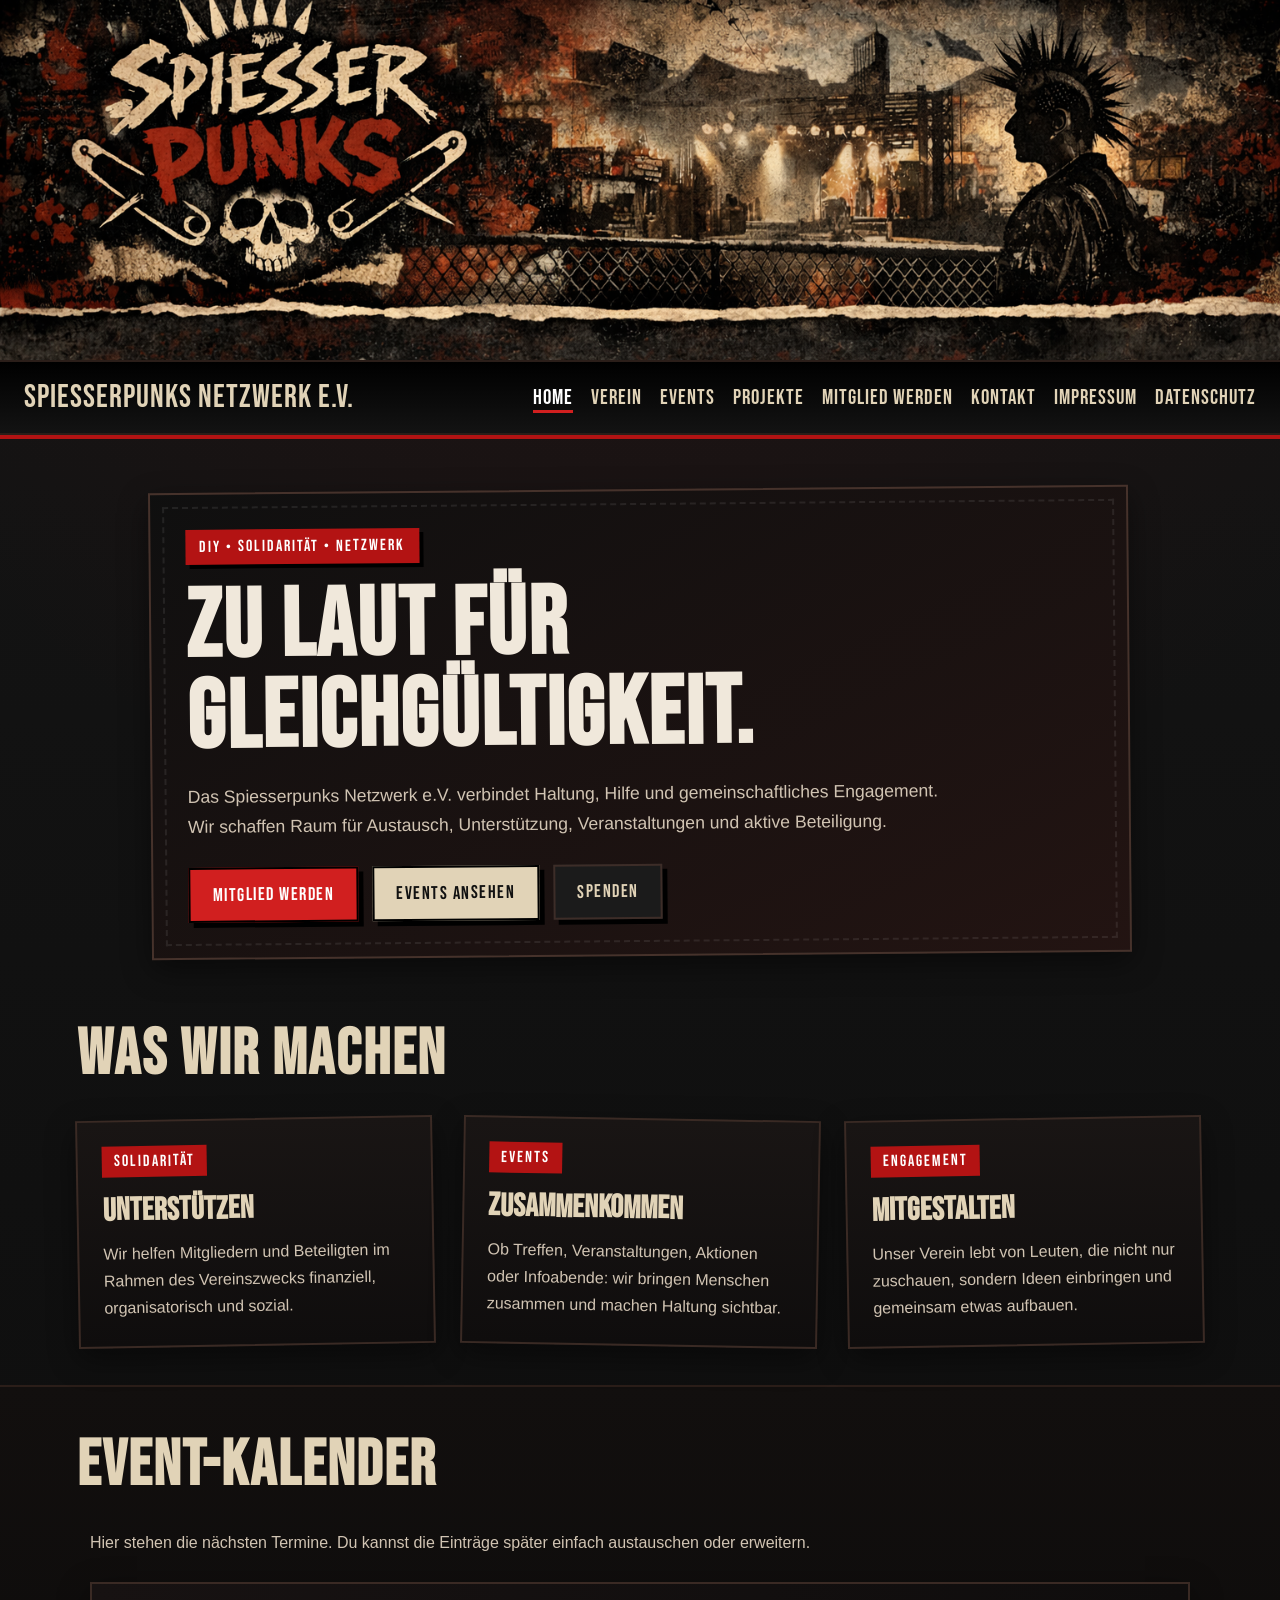
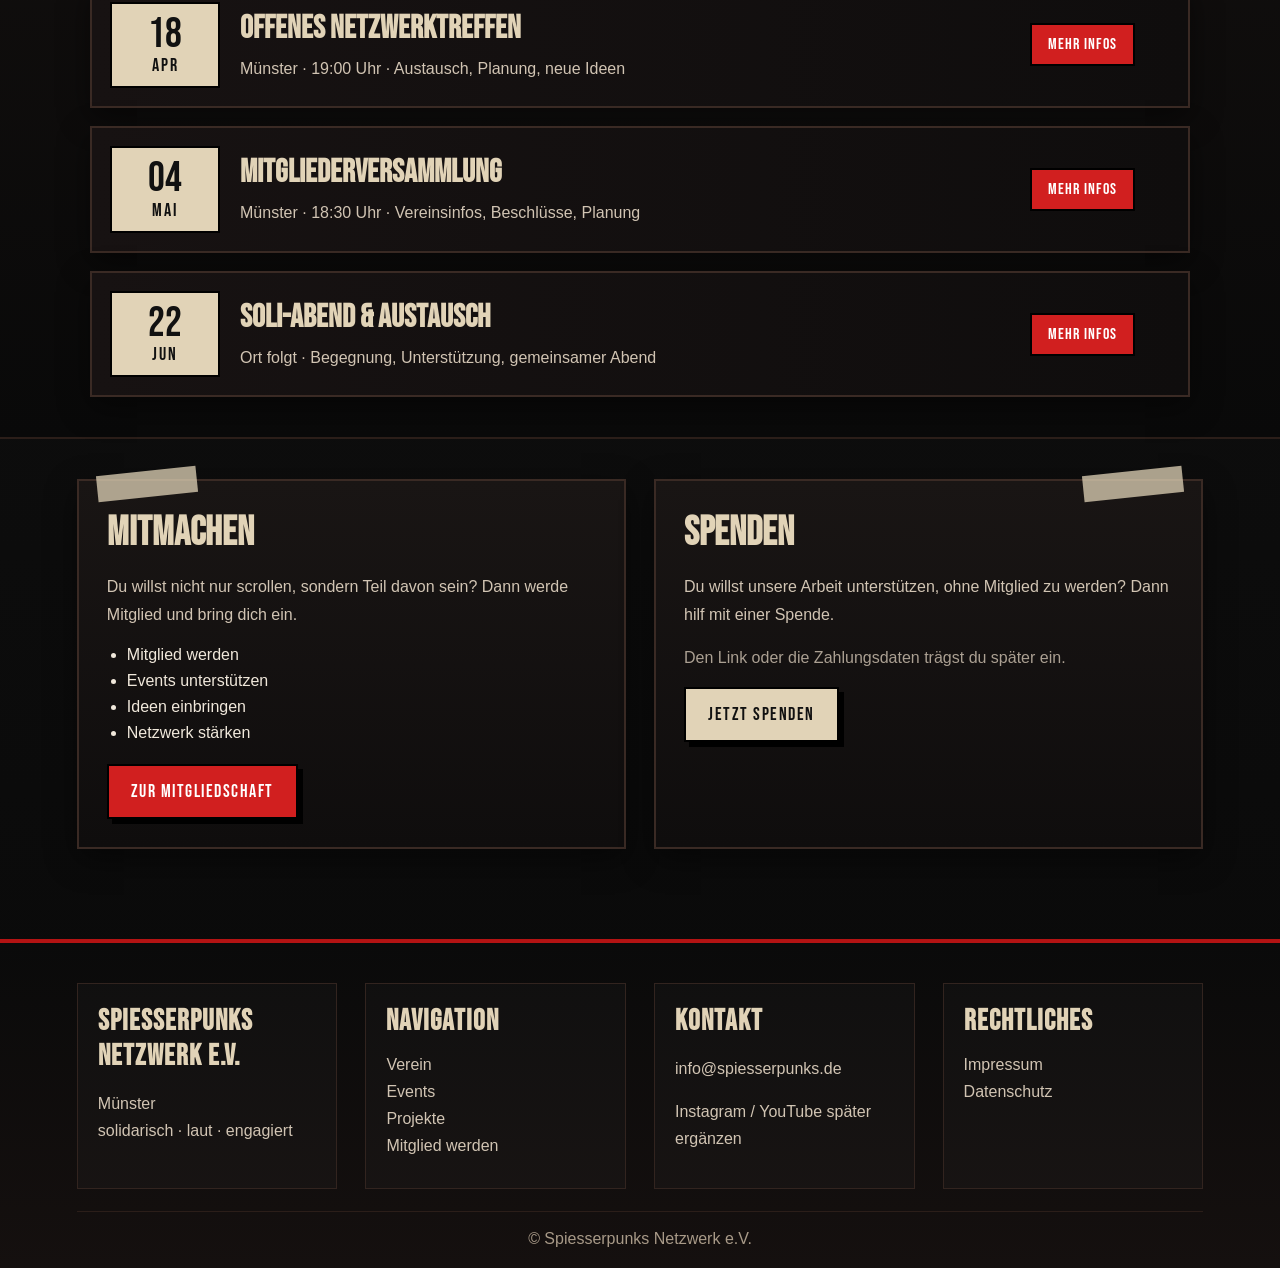
<file: index.html>
<!DOCTYPE html>
<html lang="de">
<head>
  <meta charset="UTF-8">
  <meta name="viewport" content="width=device-width, initial-scale=1.0">
  <title>Spiesserpunks Netzwerk e.V. – Punk, Solidarität, Engagement</title>
  <meta name="description" content="Spiesserpunks Netzwerk e.V. – solidarischer Verein für Engagement, Unterstützung, Veranstaltungen und gemeinschaftliche Projekte.">
  <link rel="preconnect" href="https://fonts.googleapis.com">
  <link rel="preconnect" href="https://fonts.gstatic.com" crossorigin>
  <link href="https://fonts.googleapis.com/css2?family=Bebas+Neue&family=Special+Elite&display=swap" rel="stylesheet">
  <link rel="stylesheet" href="css/style.css">
</head>
<body>

<header class="punk-header">
  <div class="header-image-only">
    <img src="images/spiesserpunks-header.png" alt="Spiesserpunks Netzwerk Header">
  </div>

  <nav class="top-nav">
    <div class="logo-text">Spiesserpunks Netzwerk e.V.</div>
    <ul>
      <li><a class="active" href="index.html">Home</a></li>
      <li><a href="verein.html">Verein</a></li>
      <li><a href="events.html">Events</a></li>
      <li><a href="projekte.html">Projekte</a></li>
      <li><a href="mitglied-werden.html">Mitglied werden</a></li>
      <li><a href="kontakt.html">Kontakt</a></li>
      <li><a href="impressum.html">Impressum</a></li>
      <li><a href="datenschutz.html">Datenschutz</a></li>
    </ul>
  </nav>
</header>

<main>

  <section class="hero-box-section">
    <div class="hero-box">
      <span class="hero-sticker">DIY • SOLIDARITÄT • NETZWERK</span>
      <h1>Zu laut für Gleichgültigkeit.</h1>
      <p>
        Das Spiesserpunks Netzwerk e.V. verbindet Haltung, Hilfe und gemeinschaftliches Engagement.
        Wir schaffen Raum für Austausch, Unterstützung, Veranstaltungen und aktive Beteiligung.
      </p>
      <div class="hero-buttons">
        <a class="punk-btn red" href="mitglied-werden.html">Mitglied werden</a>
        <a class="punk-btn light" href="#events-preview">Events ansehen</a>
        <a class="punk-btn dark" href="#spenden">Spenden</a>
      </div>
    </div>
  </section>

  <section class="punk-section">
    <h2 class="section-title">Was wir machen</h2>
    <div class="poster-grid">
      <article class="poster-card">
        <span class="card-label">SOLIDARITÄT</span>
        <h3>Unterstützen</h3>
        <p>
          Wir helfen Mitgliedern und Beteiligten im Rahmen des Vereinszwecks
          finanziell, organisatorisch und sozial.
        </p>
      </article>

      <article class="poster-card">
        <span class="card-label">EVENTS</span>
        <h3>Zusammenkommen</h3>
        <p>
          Ob Treffen, Veranstaltungen, Aktionen oder Infoabende:
          wir bringen Menschen zusammen und machen Haltung sichtbar.
        </p>
      </article>

      <article class="poster-card">
        <span class="card-label">ENGAGEMENT</span>
        <h3>Mitgestalten</h3>
        <p>
          Unser Verein lebt von Leuten, die nicht nur zuschauen,
          sondern Ideen einbringen und gemeinsam etwas aufbauen.
        </p>
      </article>
    </div>
  </section>

  <section id="events-preview" class="punk-section dark-band">
    <h2 class="section-title">Event-Kalender</h2>

    <div class="calendar-wrap">
      <div class="calendar-intro">
        <p>
          Hier stehen die nächsten Termine. Du kannst die Einträge später einfach austauschen
          oder erweitern.
        </p>
      </div>

      <div class="event-calendar">
        <div class="event-row">
          <div class="event-date-box">
            <span class="day">18</span>
            <span class="month">APR</span>
          </div>
          <div class="event-info">
            <h3>Offenes Netzwerktreffen</h3>
            <p>Münster · 19:00 Uhr · Austausch, Planung, neue Ideen</p>
          </div>
          <div class="event-action">
            <a class="mini-btn" href="events.html">Mehr Infos</a>
          </div>
        </div>

        <div class="event-row">
          <div class="event-date-box">
            <span class="day">04</span>
            <span class="month">MAI</span>
          </div>
          <div class="event-info">
            <h3>Mitgliederversammlung</h3>
            <p>Münster · 18:30 Uhr · Vereinsinfos, Beschlüsse, Planung</p>
          </div>
          <div class="event-action">
            <a class="mini-btn" href="events.html">Mehr Infos</a>
          </div>
        </div>

        <div class="event-row">
          <div class="event-date-box">
            <span class="day">22</span>
            <span class="month">JUN</span>
          </div>
          <div class="event-info">
            <h3>Soli-Abend & Austausch</h3>
            <p>Ort folgt · Begegnung, Unterstützung, gemeinsamer Abend</p>
          </div>
          <div class="event-action">
            <a class="mini-btn" href="events.html">Mehr Infos</a>
          </div>
        </div>
      </div>
    </div>
  </section>

  <section class="punk-section split-section">
    <div class="split-card tape-left">
      <h2>Mitmachen</h2>
      <p>
        Du willst nicht nur scrollen, sondern Teil davon sein?
        Dann werde Mitglied und bring dich ein.
      </p>
      <ul class="punk-list">
        <li>Mitglied werden</li>
        <li>Events unterstützen</li>
        <li>Ideen einbringen</li>
        <li>Netzwerk stärken</li>
      </ul>
      <a class="punk-btn red" href="mitglied-werden.html">Zur Mitgliedschaft</a>
    </div>

    <div id="spenden" class="split-card tape-right">
      <h2>Spenden</h2>
      <p>
        Du willst unsere Arbeit unterstützen, ohne Mitglied zu werden?
        Dann hilf mit einer Spende.
      </p>
      <p class="small-note">
        Den Link oder die Zahlungsdaten trägst du später ein.
      </p>
      <a class="punk-btn light" href="#">Jetzt spenden</a>
    </div>
  </section>

</main>

<footer class="punk-footer">
  <div class="footer-grid">
    <div class="footer-box">
      <h3>Spiesserpunks Netzwerk e.V.</h3>
      <p>
        Münster<br>
        solidarisch · laut · engagiert
      </p>
    </div>

    <div class="footer-box">
      <h3>Navigation</h3>
      <ul>
        <li><a href="verein.html">Verein</a></li>
        <li><a href="events.html">Events</a></li>
        <li><a href="projekte.html">Projekte</a></li>
        <li><a href="mitglied-werden.html">Mitglied werden</a></li>
      </ul>
    </div>

    <div class="footer-box">
      <h3>Kontakt</h3>
      <p>
        info@spiesserpunks.de
      </p>
      <p>
        Instagram / YouTube später ergänzen
      </p>
    </div>

    <div class="footer-box">
      <h3>Rechtliches</h3>
      <ul>
        <li><a href="impressum.html">Impressum</a></li>
        <li><a href="datenschutz.html">Datenschutz</a></li>
      </ul>
    </div>
  </div>

  <div class="footer-bottom">
    © Spiesserpunks Netzwerk e.V.
  </div>
</footer>

</body>
</html>
</file>
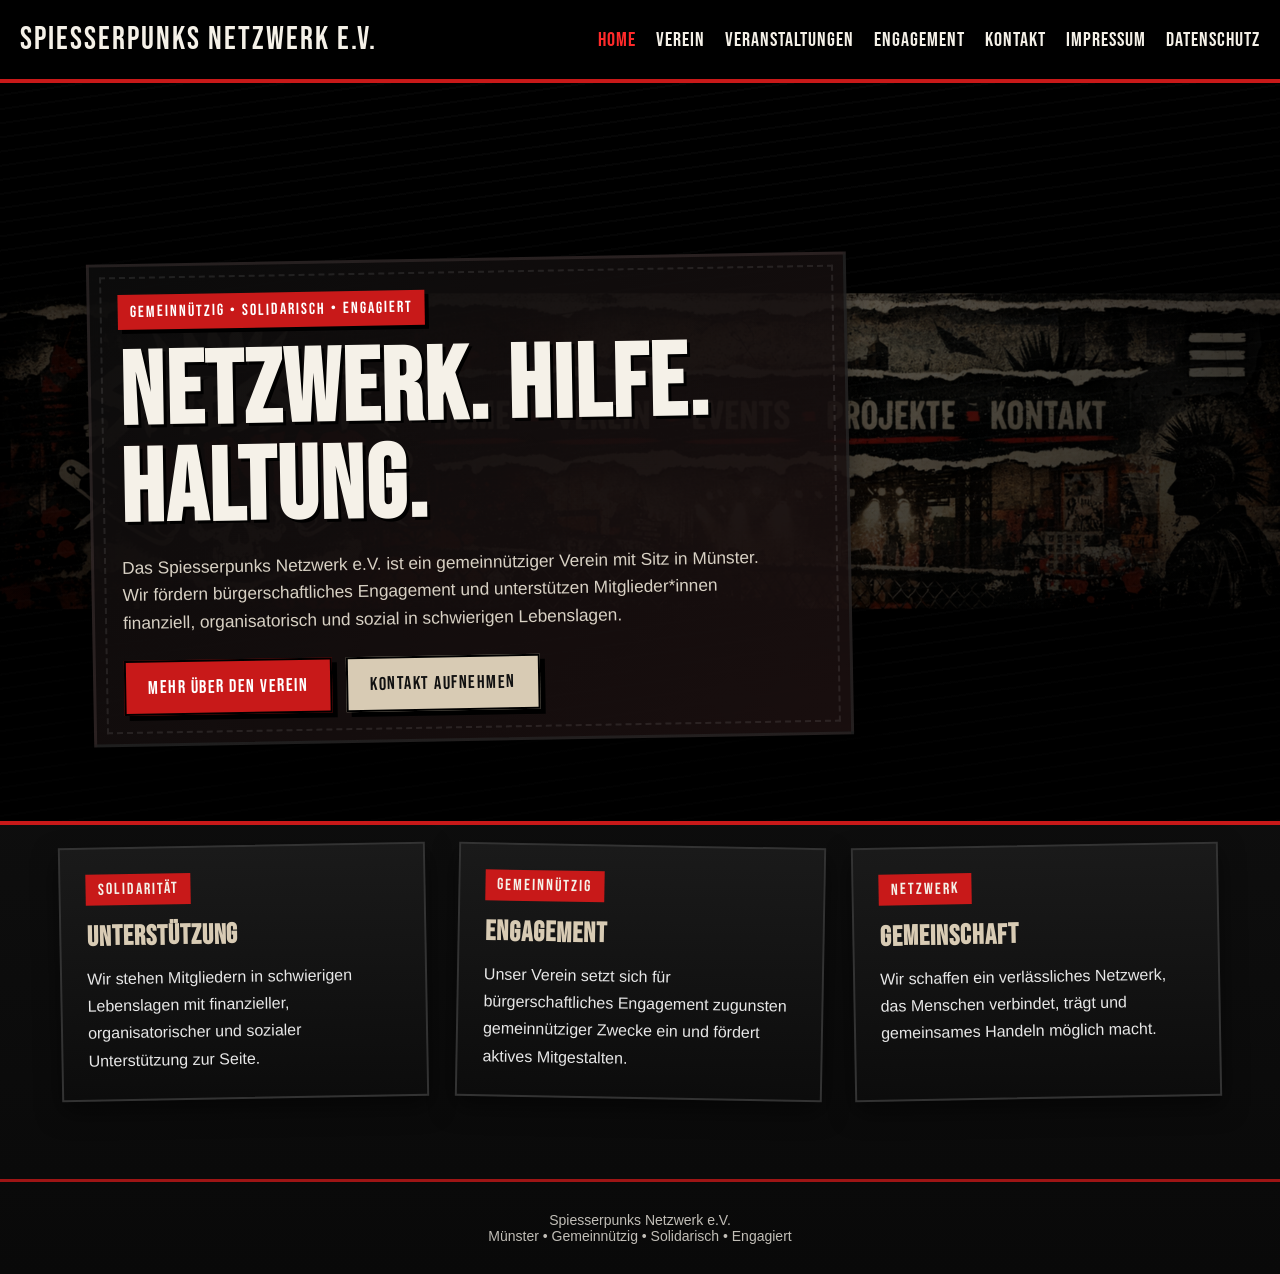
<file: spiesserpunks-site/index.html>
<!DOCTYPE html>
<html lang="de">
<head>
  <meta charset="UTF-8">
  <meta name="viewport" content="width=device-width, initial-scale=1.0">
  <title>Start | Spiesserpunks Netzwerk e.V.</title>
  <link rel="preconnect" href="https://fonts.googleapis.com">
  <link rel="preconnect" href="https://fonts.gstatic.com" crossorigin>
  <link href="https://fonts.googleapis.com/css2?family=Bebas+Neue&family=Special+Elite&display=swap" rel="stylesheet">
  <link rel="stylesheet" href="css/style.css">
</head>
<body>
<header class="site-header">
  <nav class="site-nav">
    <div class="logo">Spiesserpunks Netzwerk e.V.</div>
    <ul class="nav-links">
      <li><a class="active" href="index.html">Home</a></li>
      <li><a href="verein.html">Verein</a></li>
      <li><a href="events.html">Veranstaltungen</a></li>
      <li><a href="projekte.html">Engagement</a></li>
      <li><a href="kontakt.html">Kontakt</a></li>
      <li><a href="impressum.html">Impressum</a></li>
      <li><a href="datenschutz.html">Datenschutz</a></li>
    </ul>
  </nav>
</header>
<section class="hero"><img src="images/spiesserpunks-header.png" alt="Spiesserpunks Netzwerk e.V." class="hero-image"><div class="hero-overlay"></div><div class="hero-content"><div class="poster-box"><div class="label">GEMEINNÜTZIG • SOLIDARISCH • ENGAGIERT</div><h1>Netzwerk. Hilfe. Haltung.</h1><p>Das Spiesserpunks Netzwerk e.V. ist ein gemeinnütziger Verein mit Sitz in Münster. Wir fördern bürgerschaftliches Engagement und unterstützen Mitglieder*innen finanziell, organisatorisch und sozial in schwierigen Lebenslagen.</p><div class="hero-actions"><a class="btn btn-primary" href="verein.html">Mehr über den Verein</a><a class="btn btn-secondary" href="kontakt.html">Kontakt aufnehmen</a></div></div></div></section><section class="content-section"><div class="card-grid"><article class="card"><div class="card-tag">SOLIDARITÄT</div><h3>Unterstützung</h3><p>Wir stehen Mitgliedern in schwierigen Lebenslagen mit finanzieller, organisatorischer und sozialer Unterstützung zur Seite.</p></article><article class="card"><div class="card-tag">GEMEINNÜTZIG</div><h3>Engagement</h3><p>Unser Verein setzt sich für bürgerschaftliches Engagement zugunsten gemeinnütziger Zwecke ein und fördert aktives Mitgestalten.</p></article><article class="card"><div class="card-tag">NETZWERK</div><h3>Gemeinschaft</h3><p>Wir schaffen ein verlässliches Netzwerk, das Menschen verbindet, trägt und gemeinsames Handeln möglich macht.</p></article></div></section>
<footer class="site-footer">
  Spiesserpunks Netzwerk e.V.<br>
  Münster • Gemeinnützig • Solidarisch • Engagiert
</footer>
</body>
</html>
</file>
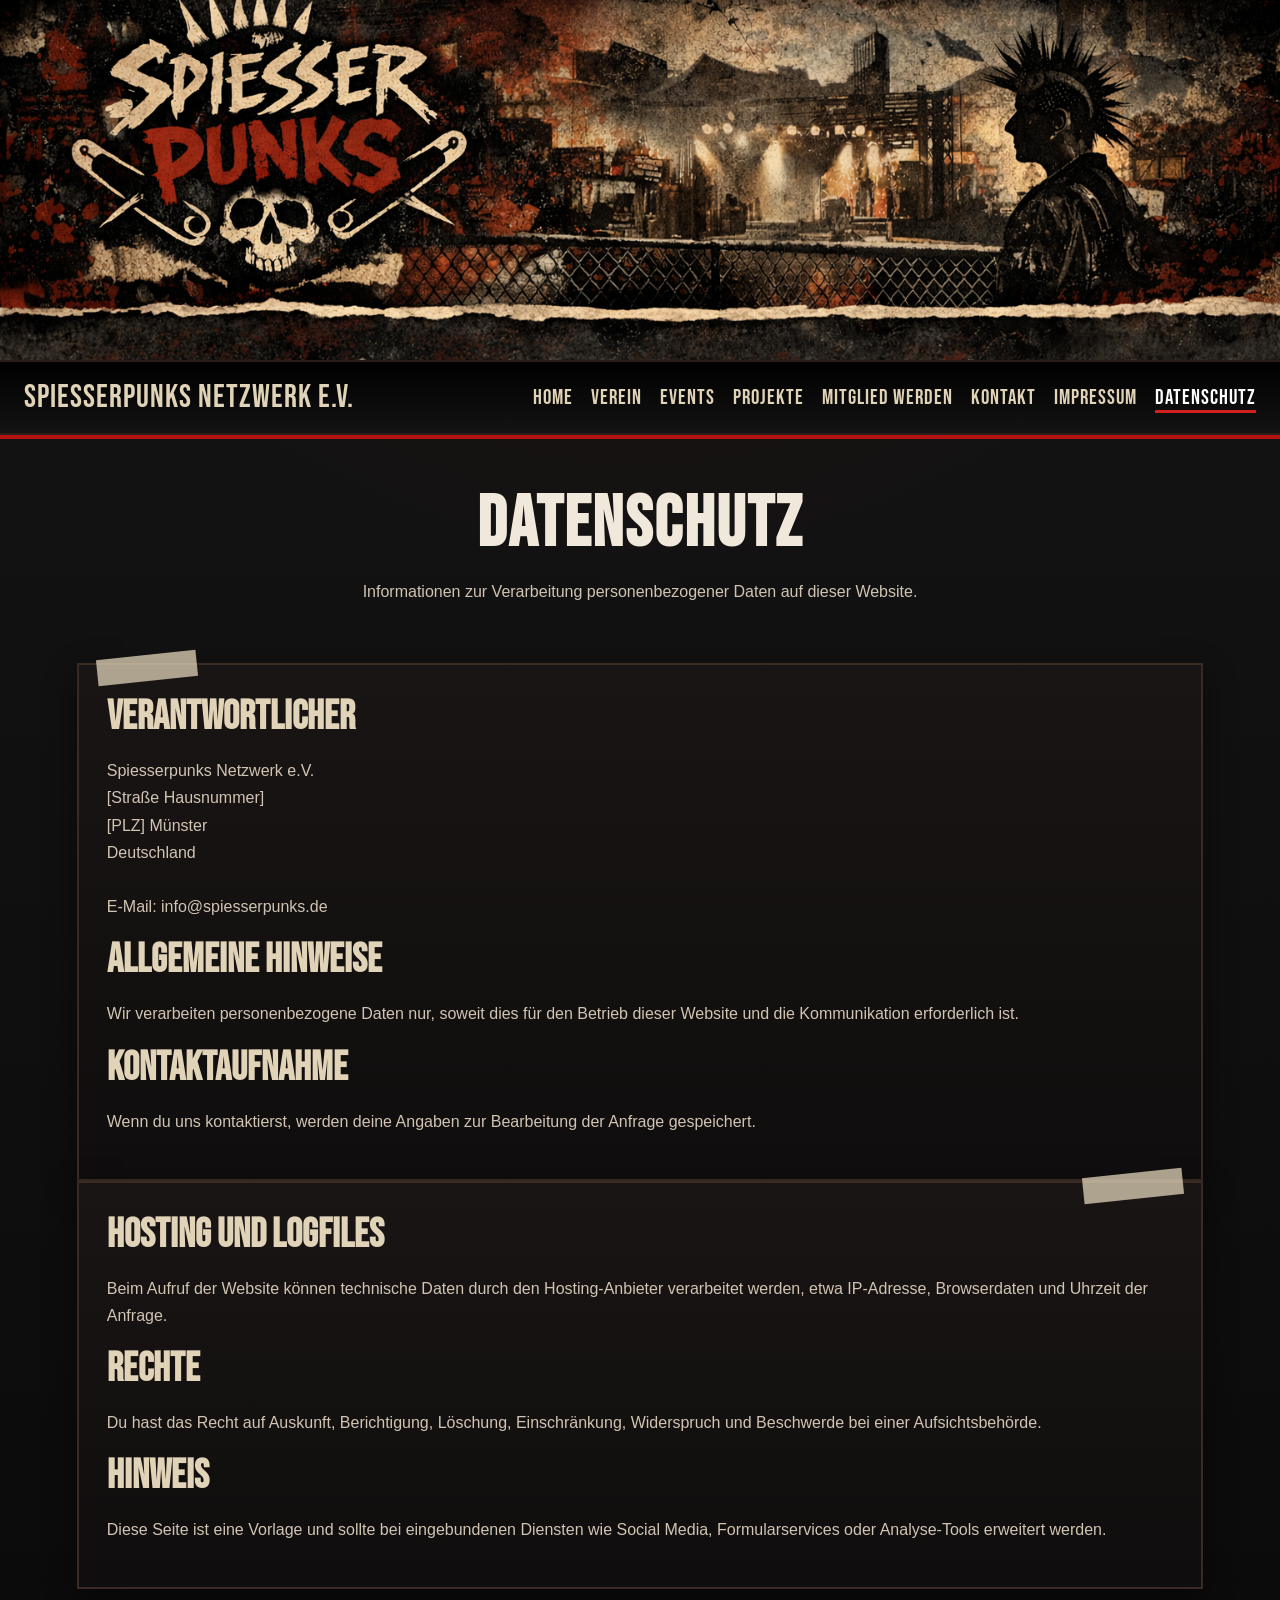
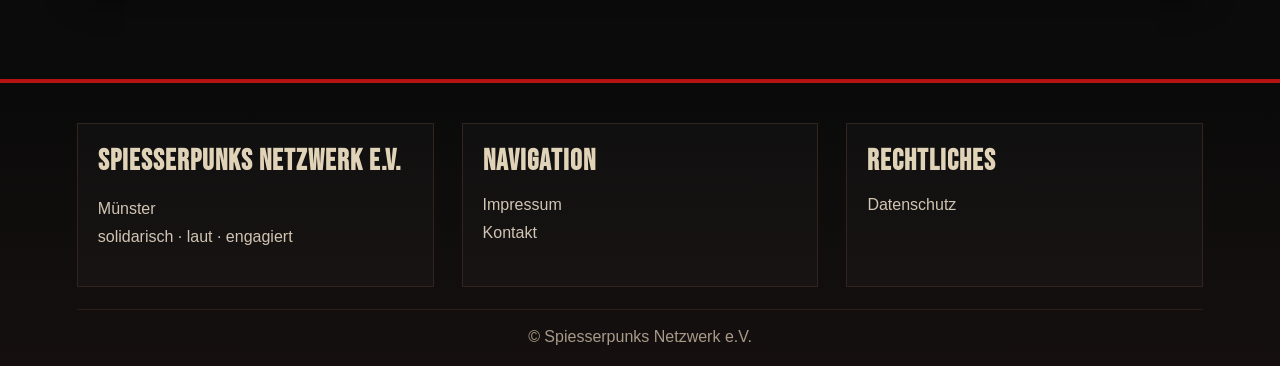
<file: datenschutz.html>
<!DOCTYPE html>
<html lang="de">
<head>
  <meta charset="UTF-8">
  <meta name="viewport" content="width=device-width, initial-scale=1.0">
  <title>Datenschutz | Spiesserpunks Netzwerk e.V.</title>
  <meta name="description" content="Datenschutz vom Spiesserpunks Netzwerk e.V.">
  <link rel="preconnect" href="https://fonts.googleapis.com">
  <link rel="preconnect" href="https://fonts.gstatic.com" crossorigin>
  <link href="https://fonts.googleapis.com/css2?family=Bebas+Neue&family=Special+Elite&display=swap" rel="stylesheet">
  <link rel="stylesheet" href="css/style.css">
</head>
<body>

<header class="punk-header small-header">
  <div class="header-image-only">
    <img src="images/spiesserpunks-header.png" alt="Spiesserpunks Netzwerk Header">
  </div>

  <nav class="top-nav">
    <div class="logo-text">Spiesserpunks Netzwerk e.V.</div>
    <ul>
      <li><a href="index.html">Home</a></li>
      <li><a href="verein.html">Verein</a></li>
      <li><a href="events.html">Events</a></li>
      <li><a href="projekte.html">Projekte</a></li>
      <li><a href="mitglied-werden.html">Mitglied werden</a></li>
      <li><a href="kontakt.html">Kontakt</a></li>
      <li><a href="impressum.html">Impressum</a></li>
      <li><a class="active" href="datenschutz.html">Datenschutz</a></li>
    </ul>
  </nav>
</header>

<main>
  <section class="page-banner">
    <h1>Datenschutz</h1>
    <p>Informationen zur Verarbeitung personenbezogener Daten auf dieser Website.</p>
  </section>

  <section class="punk-section">
    <div class="split-card tape-left">
      <h2>Verantwortlicher</h2>
      <p>
        Spiesserpunks Netzwerk e.V.<br>
        [Straße Hausnummer]<br>
        [PLZ] Münster<br>
        Deutschland<br><br>
        E-Mail: info@spiesserpunks.de
      </p>

      <h2>Allgemeine Hinweise</h2>
      <p>
        Wir verarbeiten personenbezogene Daten nur, soweit dies für den Betrieb
        dieser Website und die Kommunikation erforderlich ist.
      </p>

      <h2>Kontaktaufnahme</h2>
      <p>
        Wenn du uns kontaktierst, werden deine Angaben zur Bearbeitung der Anfrage gespeichert.
      </p>
    </div>

    <div class="split-card tape-right">
      <h2>Hosting und Logfiles</h2>
      <p>
        Beim Aufruf der Website können technische Daten durch den Hosting-Anbieter
        verarbeitet werden, etwa IP-Adresse, Browserdaten und Uhrzeit der Anfrage.
      </p>

      <h2>Rechte</h2>
      <p>
        Du hast das Recht auf Auskunft, Berichtigung, Löschung, Einschränkung,
        Widerspruch und Beschwerde bei einer Aufsichtsbehörde.
      </p>

      <h2>Hinweis</h2>
      <p>
        Diese Seite ist eine Vorlage und sollte bei eingebundenen Diensten
        wie Social Media, Formularservices oder Analyse-Tools erweitert werden.
      </p>
    </div>
  </section>
</main>

<footer class="punk-footer">
  <div class="footer-grid">
    <div class="footer-box">
      <h3>Spiesserpunks Netzwerk e.V.</h3>
      <p>Münster<br>solidarisch · laut · engagiert</p>
    </div>
    <div class="footer-box">
      <h3>Navigation</h3>
      <ul>
        <li><a href="impressum.html">Impressum</a></li>
        <li><a href="kontakt.html">Kontakt</a></li>
      </ul>
    </div>
    <div class="footer-box">
      <h3>Rechtliches</h3>
      <ul>
        <li><a href="datenschutz.html">Datenschutz</a></li>
      </ul>
    </div>
  </div>
  <div class="footer-bottom">© Spiesserpunks Netzwerk e.V.</div>
</footer>

</body>
</html>
</file>
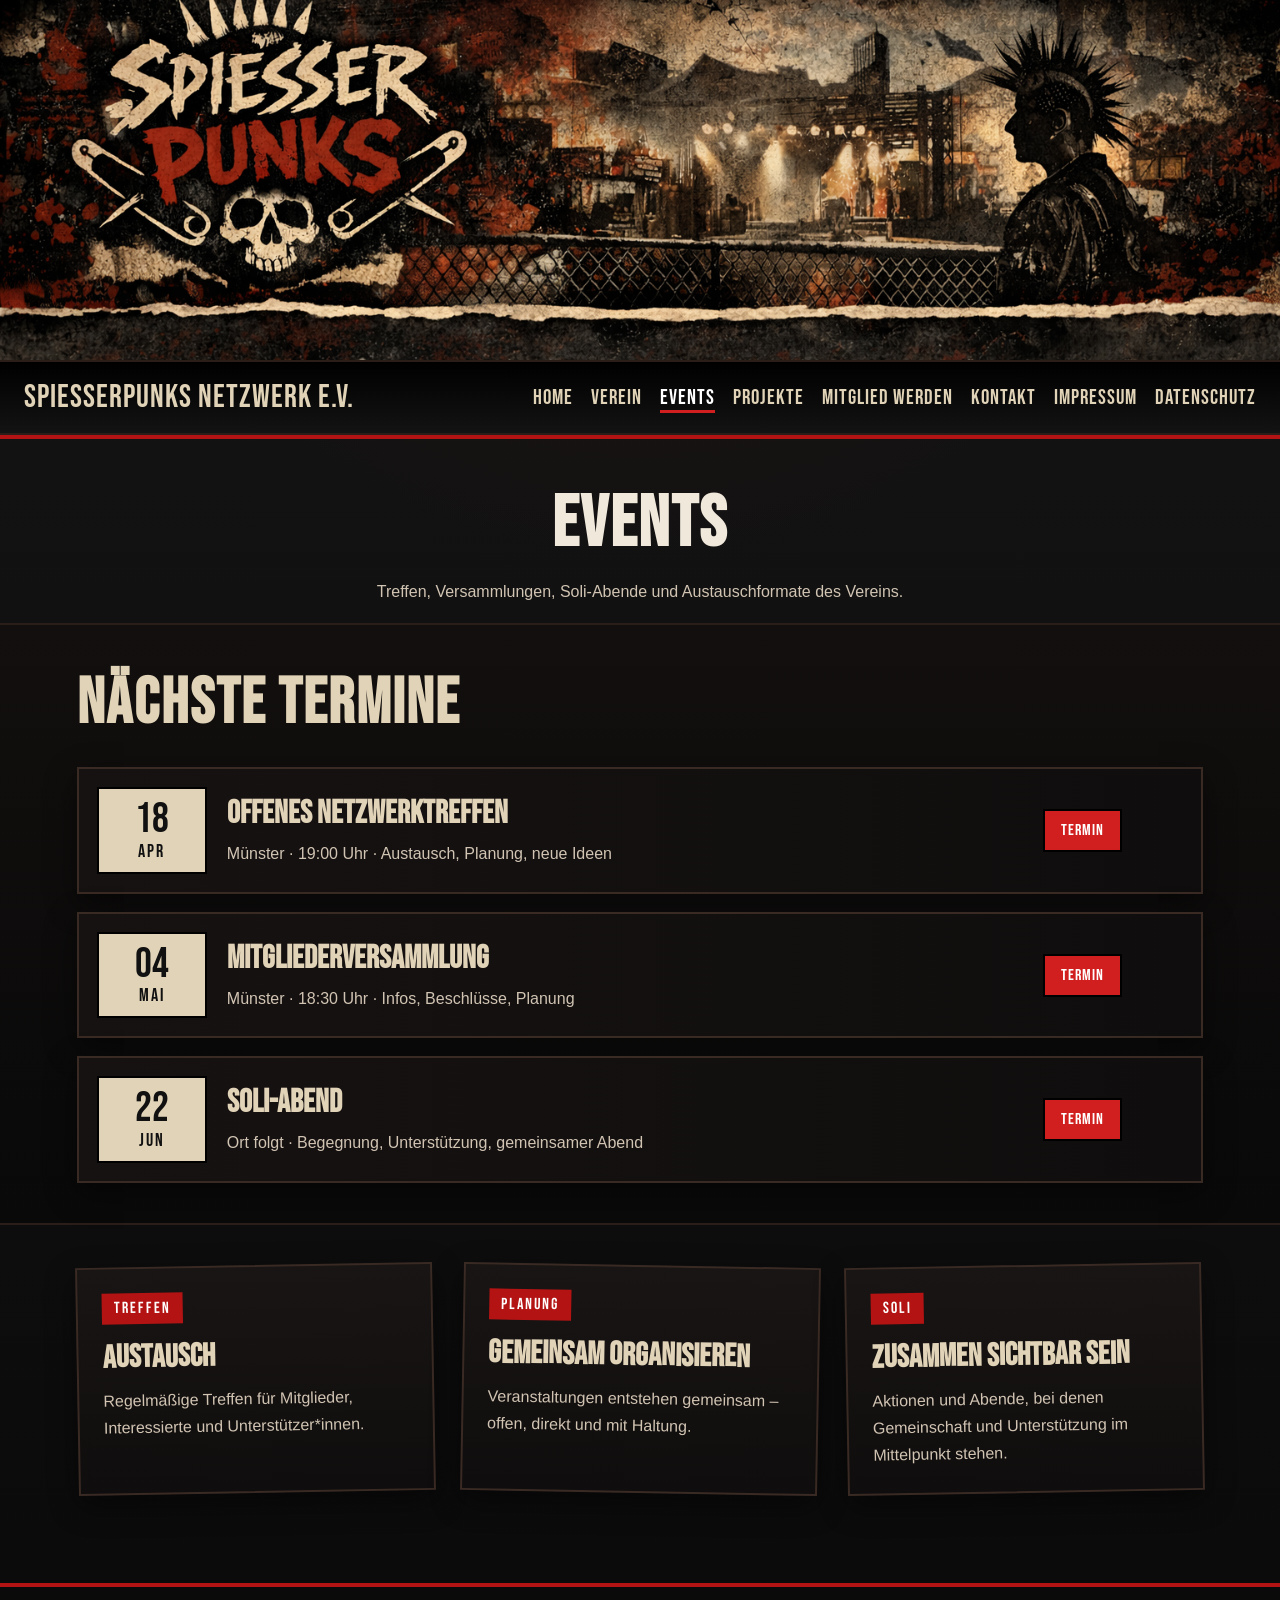
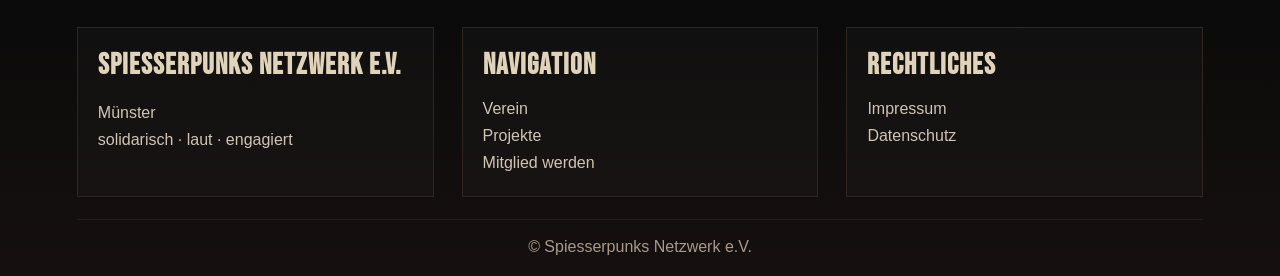
<file: events.html>
<!DOCTYPE html>
<html lang="de">
<head>
  <meta charset="UTF-8">
  <meta name="viewport" content="width=device-width, initial-scale=1.0">
  <title>Events | Spiesserpunks Netzwerk e.V.</title>
  <meta name="description" content="Events, Treffen und Termine vom Spiesserpunks Netzwerk e.V.">
  <link rel="preconnect" href="https://fonts.googleapis.com">
  <link rel="preconnect" href="https://fonts.gstatic.com" crossorigin>
  <link href="https://fonts.googleapis.com/css2?family=Bebas+Neue&family=Special+Elite&display=swap" rel="stylesheet">
  <link rel="stylesheet" href="css/style.css">
</head>
<body>

<header class="punk-header small-header">
  <div class="header-image-only">
    <img src="images/spiesserpunks-header.png" alt="Spiesserpunks Netzwerk Header">
  </div>

  <nav class="top-nav">
    <div class="logo-text">Spiesserpunks Netzwerk e.V.</div>
    <ul>
      <li><a href="index.html">Home</a></li>
      <li><a href="verein.html">Verein</a></li>
      <li><a class="active" href="events.html">Events</a></li>
      <li><a href="projekte.html">Projekte</a></li>
      <li><a href="mitglied-werden.html">Mitglied werden</a></li>
      <li><a href="kontakt.html">Kontakt</a></li>
      <li><a href="impressum.html">Impressum</a></li>
      <li><a href="datenschutz.html">Datenschutz</a></li>
    </ul>
  </nav>
</header>

<main>
  <section class="page-banner">
    <h1>Events</h1>
    <p>
      Treffen, Versammlungen, Soli-Abende und Austauschformate des Vereins.
    </p>
  </section>

  <section class="punk-section dark-band">
    <h2 class="section-title">Nächste Termine</h2>

    <div class="event-calendar">
      <div class="event-row">
        <div class="event-date-box">
          <span class="day">18</span>
          <span class="month">APR</span>
        </div>
        <div class="event-info">
          <h3>Offenes Netzwerktreffen</h3>
          <p>Münster · 19:00 Uhr · Austausch, Planung, neue Ideen</p>
        </div>
        <div class="event-action">
          <a class="mini-btn" href="#">Termin</a>
        </div>
      </div>

      <div class="event-row">
        <div class="event-date-box">
          <span class="day">04</span>
          <span class="month">MAI</span>
        </div>
        <div class="event-info">
          <h3>Mitgliederversammlung</h3>
          <p>Münster · 18:30 Uhr · Infos, Beschlüsse, Planung</p>
        </div>
        <div class="event-action">
          <a class="mini-btn" href="#">Termin</a>
        </div>
      </div>

      <div class="event-row">
        <div class="event-date-box">
          <span class="day">22</span>
          <span class="month">JUN</span>
        </div>
        <div class="event-info">
          <h3>Soli-Abend</h3>
          <p>Ort folgt · Begegnung, Unterstützung, gemeinsamer Abend</p>
        </div>
        <div class="event-action">
          <a class="mini-btn" href="#">Termin</a>
        </div>
      </div>
    </div>
  </section>

  <section class="punk-section">
    <div class="poster-grid">
      <article class="poster-card">
        <span class="card-label">TREFFEN</span>
        <h3>Austausch</h3>
        <p>
          Regelmäßige Treffen für Mitglieder, Interessierte und Unterstützer*innen.
        </p>
      </article>

      <article class="poster-card">
        <span class="card-label">PLANUNG</span>
        <h3>Gemeinsam organisieren</h3>
        <p>
          Veranstaltungen entstehen gemeinsam – offen, direkt und mit Haltung.
        </p>
      </article>

      <article class="poster-card">
        <span class="card-label">SOLI</span>
        <h3>Zusammen sichtbar sein</h3>
        <p>
          Aktionen und Abende, bei denen Gemeinschaft und Unterstützung im Mittelpunkt stehen.
        </p>
      </article>
    </div>
  </section>
</main>

<footer class="punk-footer">
  <div class="footer-grid">
    <div class="footer-box">
      <h3>Spiesserpunks Netzwerk e.V.</h3>
      <p>Münster<br>solidarisch · laut · engagiert</p>
    </div>
    <div class="footer-box">
      <h3>Navigation</h3>
      <ul>
        <li><a href="verein.html">Verein</a></li>
        <li><a href="projekte.html">Projekte</a></li>
        <li><a href="mitglied-werden.html">Mitglied werden</a></li>
      </ul>
    </div>
    <div class="footer-box">
      <h3>Rechtliches</h3>
      <ul>
        <li><a href="impressum.html">Impressum</a></li>
        <li><a href="datenschutz.html">Datenschutz</a></li>
      </ul>
    </div>
  </div>
  <div class="footer-bottom">© Spiesserpunks Netzwerk e.V.</div>
</footer>

</body>
</html>
</file>
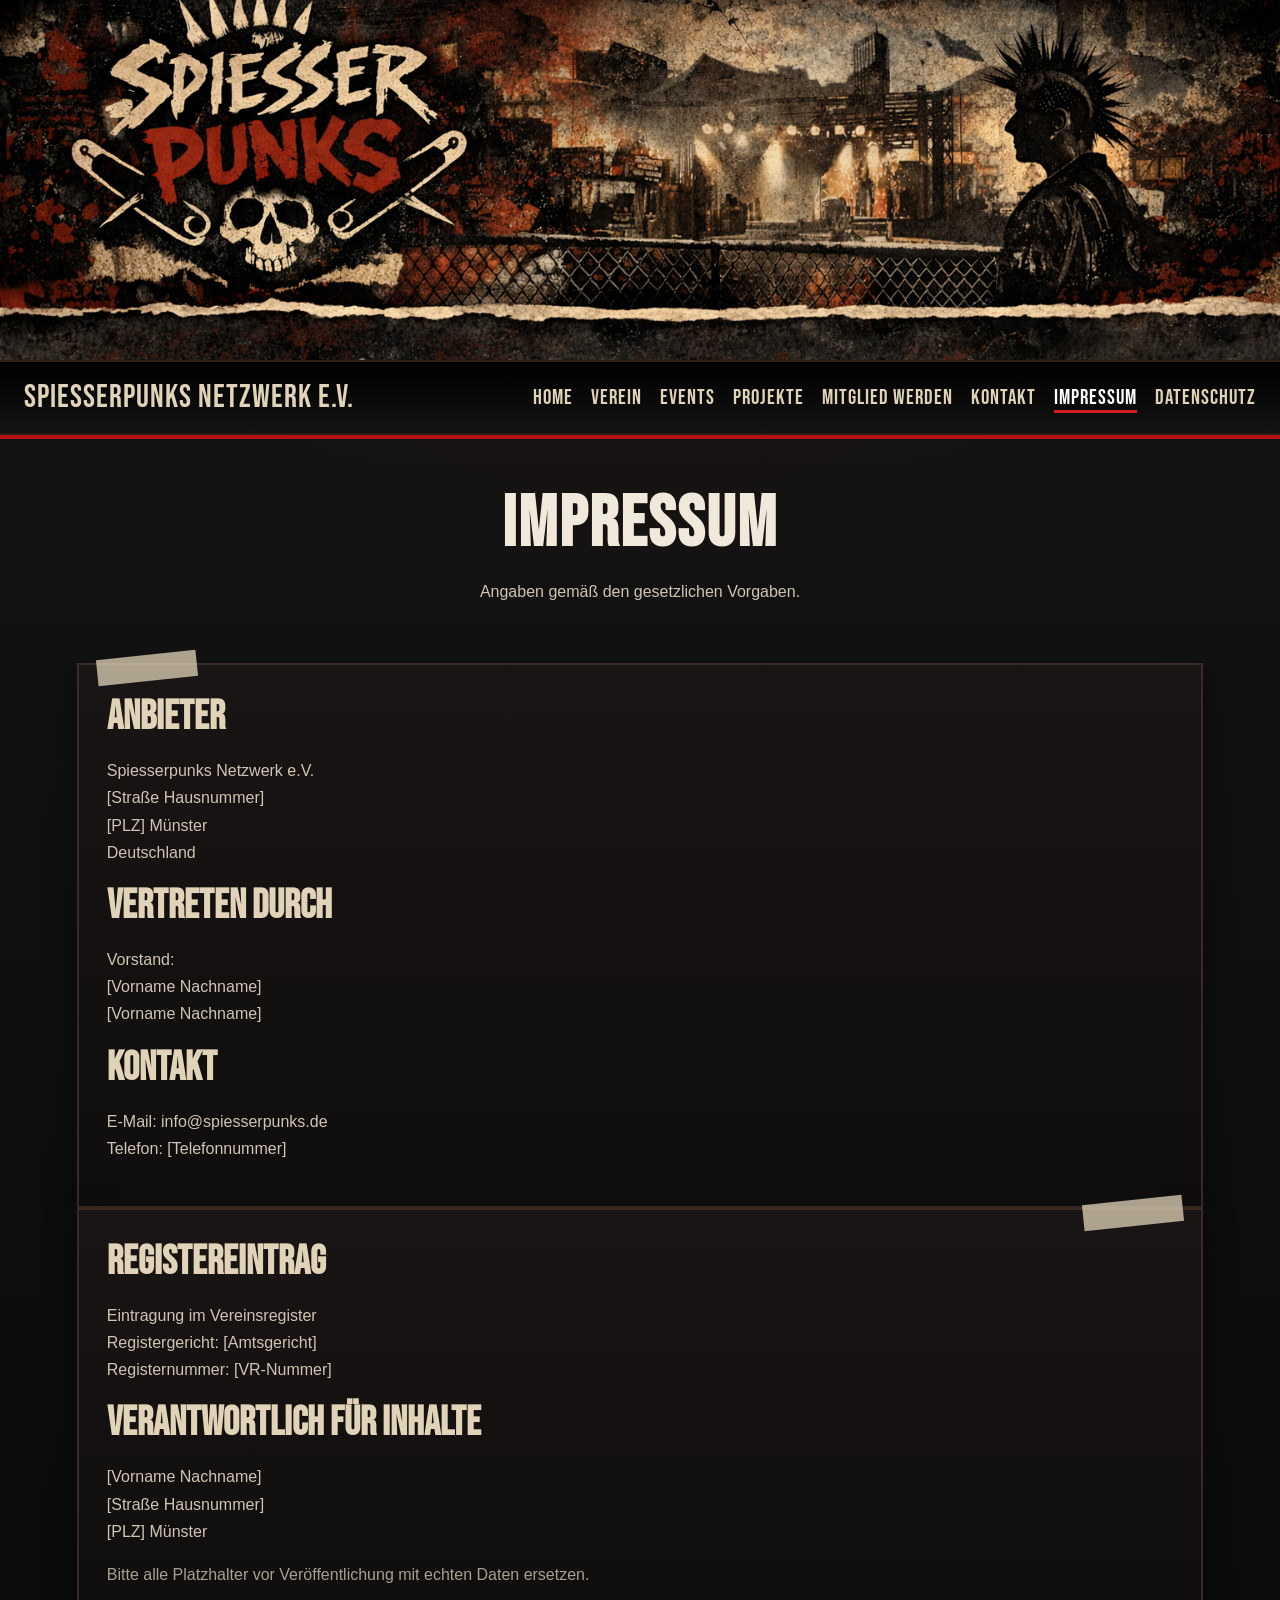
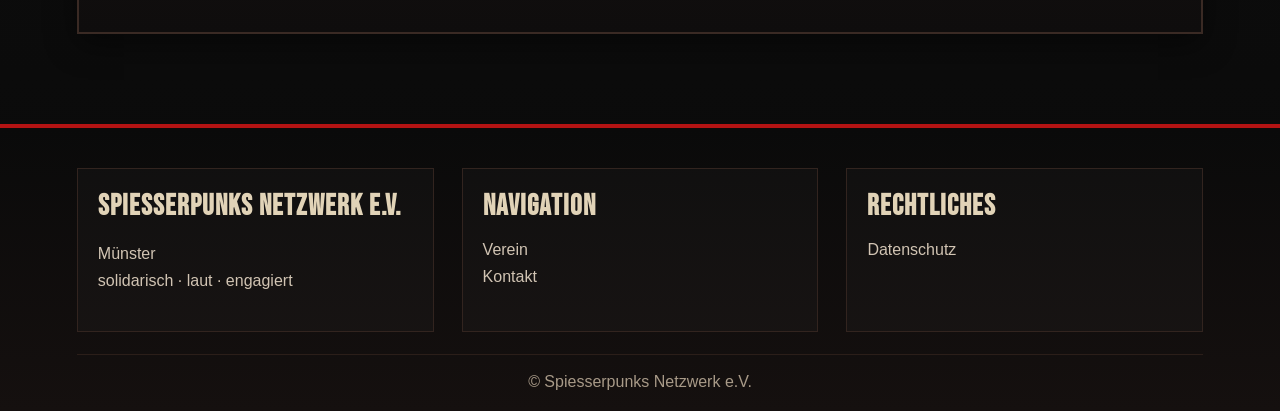
<file: impressum.html>
<!DOCTYPE html>
<html lang="de">
<head>
  <meta charset="UTF-8">
  <meta name="viewport" content="width=device-width, initial-scale=1.0">
  <title>Impressum | Spiesserpunks Netzwerk e.V.</title>
  <meta name="description" content="Impressum vom Spiesserpunks Netzwerk e.V.">
  <link rel="preconnect" href="https://fonts.googleapis.com">
  <link rel="preconnect" href="https://fonts.gstatic.com" crossorigin>
  <link href="https://fonts.googleapis.com/css2?family=Bebas+Neue&family=Special+Elite&display=swap" rel="stylesheet">
  <link rel="stylesheet" href="css/style.css">
</head>
<body>

<header class="punk-header small-header">
  <div class="header-image-only">
    <img src="images/spiesserpunks-header.png" alt="Spiesserpunks Netzwerk Header">
  </div>

  <nav class="top-nav">
    <div class="logo-text">Spiesserpunks Netzwerk e.V.</div>
    <ul>
      <li><a href="index.html">Home</a></li>
      <li><a href="verein.html">Verein</a></li>
      <li><a href="events.html">Events</a></li>
      <li><a href="projekte.html">Projekte</a></li>
      <li><a href="mitglied-werden.html">Mitglied werden</a></li>
      <li><a href="kontakt.html">Kontakt</a></li>
      <li><a class="active" href="impressum.html">Impressum</a></li>
      <li><a href="datenschutz.html">Datenschutz</a></li>
    </ul>
  </nav>
</header>

<main>
  <section class="page-banner">
    <h1>Impressum</h1>
    <p>Angaben gemäß den gesetzlichen Vorgaben.</p>
  </section>

  <section class="punk-section">
    <div class="split-card tape-left">
      <h2>Anbieter</h2>
      <p>
        Spiesserpunks Netzwerk e.V.<br>
        [Straße Hausnummer]<br>
        [PLZ] Münster<br>
        Deutschland
      </p>

      <h2>Vertreten durch</h2>
      <p>
        Vorstand:<br>
        [Vorname Nachname]<br>
        [Vorname Nachname]
      </p>

      <h2>Kontakt</h2>
      <p>
        E-Mail: info@spiesserpunks.de<br>
        Telefon: [Telefonnummer]
      </p>
    </div>

    <div class="split-card tape-right">
      <h2>Registereintrag</h2>
      <p>
        Eintragung im Vereinsregister<br>
        Registergericht: [Amtsgericht]<br>
        Registernummer: [VR-Nummer]
      </p>

      <h2>Verantwortlich für Inhalte</h2>
      <p>
        [Vorname Nachname]<br>
        [Straße Hausnummer]<br>
        [PLZ] Münster
      </p>

      <p class="small-note">
        Bitte alle Platzhalter vor Veröffentlichung mit echten Daten ersetzen.
      </p>
    </div>
  </section>
</main>

<footer class="punk-footer">
  <div class="footer-grid">
    <div class="footer-box">
      <h3>Spiesserpunks Netzwerk e.V.</h3>
      <p>Münster<br>solidarisch · laut · engagiert</p>
    </div>
    <div class="footer-box">
      <h3>Navigation</h3>
      <ul>
        <li><a href="verein.html">Verein</a></li>
        <li><a href="kontakt.html">Kontakt</a></li>
      </ul>
    </div>
    <div class="footer-box">
      <h3>Rechtliches</h3>
      <ul>
        <li><a href="datenschutz.html">Datenschutz</a></li>
      </ul>
    </div>
  </div>
  <div class="footer-bottom">© Spiesserpunks Netzwerk e.V.</div>
</footer>

</body>
</html>
</file>
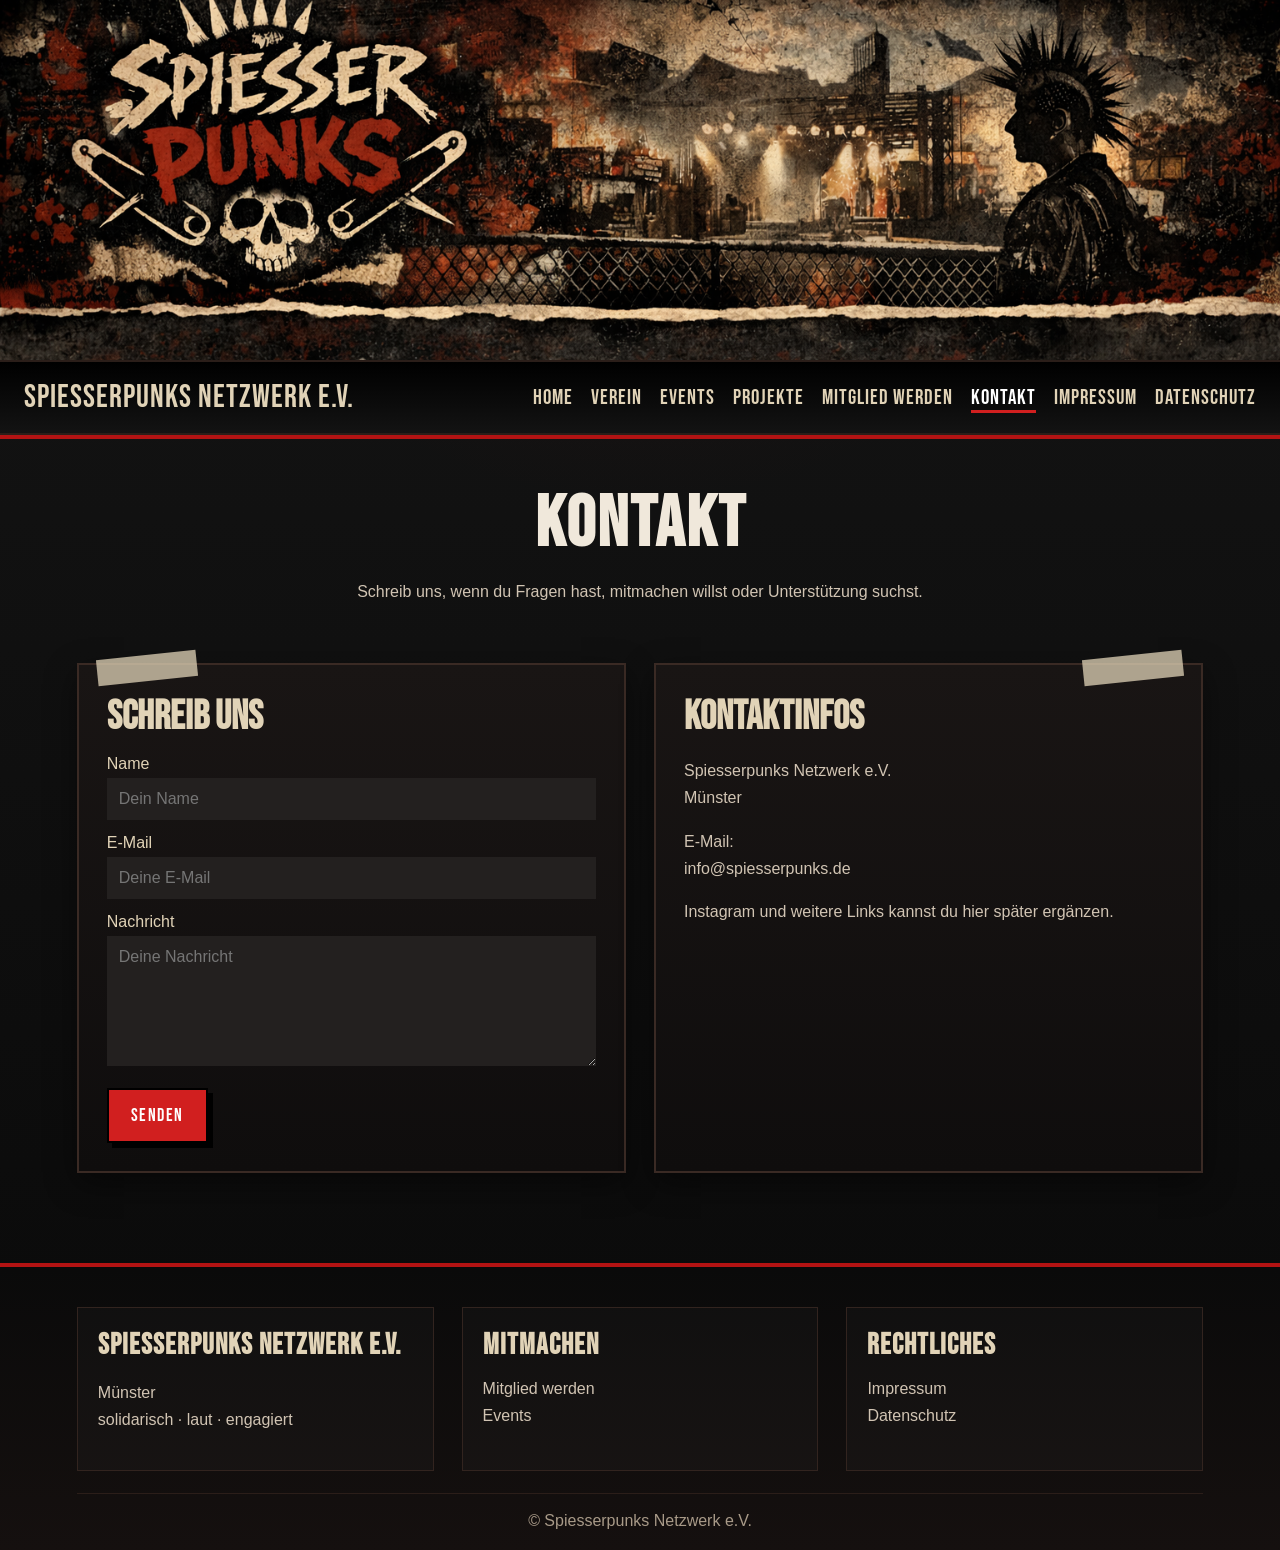
<file: kontakt.html>
<!DOCTYPE html>
<html lang="de">
<head>
  <meta charset="UTF-8">
  <meta name="viewport" content="width=device-width, initial-scale=1.0">
  <title>Kontakt | Spiesserpunks Netzwerk e.V.</title>
  <meta name="description" content="Kontakt zum Spiesserpunks Netzwerk e.V.">
  <link rel="preconnect" href="https://fonts.googleapis.com">
  <link rel="preconnect" href="https://fonts.gstatic.com" crossorigin>
  <link href="https://fonts.googleapis.com/css2?family=Bebas+Neue&family=Special+Elite&display=swap" rel="stylesheet">
  <link rel="stylesheet" href="css/style.css">
</head>
<body>

<header class="punk-header small-header">
  <div class="header-image-only">
    <img src="images/spiesserpunks-header.png" alt="Spiesserpunks Netzwerk Header">
  </div>

  <nav class="top-nav">
    <div class="logo-text">Spiesserpunks Netzwerk e.V.</div>
    <ul>
      <li><a href="index.html">Home</a></li>
      <li><a href="verein.html">Verein</a></li>
      <li><a href="events.html">Events</a></li>
      <li><a href="projekte.html">Projekte</a></li>
      <li><a href="mitglied-werden.html">Mitglied werden</a></li>
      <li><a class="active" href="kontakt.html">Kontakt</a></li>
      <li><a href="impressum.html">Impressum</a></li>
      <li><a href="datenschutz.html">Datenschutz</a></li>
    </ul>
  </nav>
</header>

<main>
  <section class="page-banner">
    <h1>Kontakt</h1>
    <p>Schreib uns, wenn du Fragen hast, mitmachen willst oder Unterstützung suchst.</p>
  </section>

  <section class="punk-section split-section">
    <div class="split-card tape-left">
      <h2>Schreib uns</h2>
      <form class="join-form">
        <label for="name">Name</label>
        <input id="name" type="text" placeholder="Dein Name">

        <label for="email">E-Mail</label>
        <input id="email" type="email" placeholder="Deine E-Mail">

        <label for="message">Nachricht</label>
        <textarea id="message" placeholder="Deine Nachricht"></textarea>

        <button type="submit" class="punk-btn red form-btn">Senden</button>
      </form>
    </div>

    <div class="split-card tape-right">
      <h2>Kontaktinfos</h2>
      <p>
        Spiesserpunks Netzwerk e.V.<br>
        Münster
      </p>
      <p>
        E-Mail:<br>
        info@spiesserpunks.de
      </p>
      <p>
        Instagram und weitere Links kannst du hier später ergänzen.
      </p>
    </div>
  </section>
</main>

<footer class="punk-footer">
  <div class="footer-grid">
    <div class="footer-box">
      <h3>Spiesserpunks Netzwerk e.V.</h3>
      <p>Münster<br>solidarisch · laut · engagiert</p>
    </div>
    <div class="footer-box">
      <h3>Mitmachen</h3>
      <ul>
        <li><a href="mitglied-werden.html">Mitglied werden</a></li>
        <li><a href="events.html">Events</a></li>
      </ul>
    </div>
    <div class="footer-box">
      <h3>Rechtliches</h3>
      <ul>
        <li><a href="impressum.html">Impressum</a></li>
        <li><a href="datenschutz.html">Datenschutz</a></li>
      </ul>
    </div>
  </div>
  <div class="footer-bottom">© Spiesserpunks Netzwerk e.V.</div>
</footer>

</body>
</html>
</file>
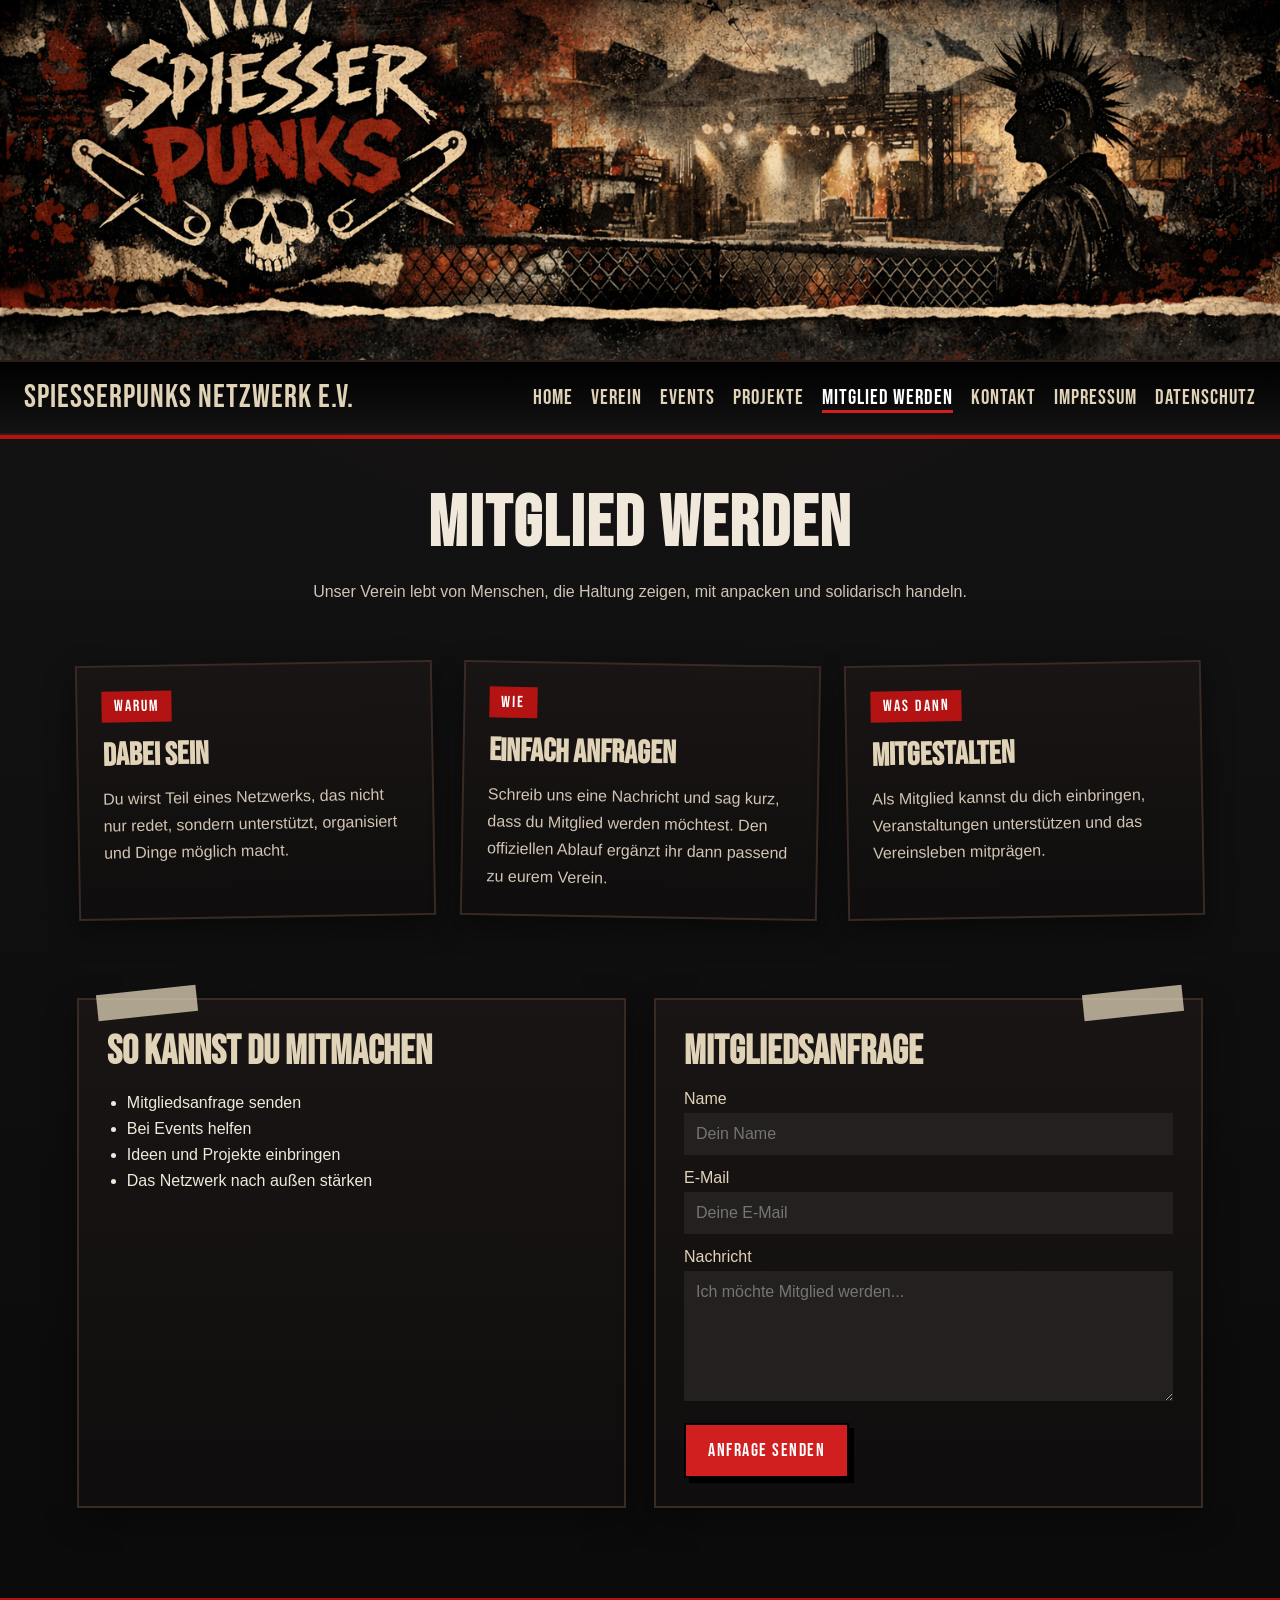
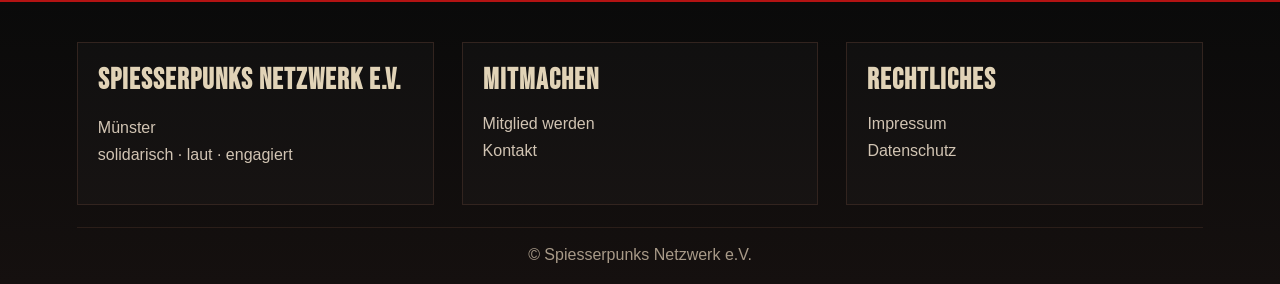
<file: mitglied-werden.html>
<!DOCTYPE html>
<html lang="de">
<head>
  <meta charset="UTF-8">
  <meta name="viewport" content="width=device-width, initial-scale=1.0">
  <title>Mitglied werden | Spiesserpunks Netzwerk e.V.</title>
  <meta name="description" content="Mitglied werden beim Spiesserpunks Netzwerk e.V. – gemeinsam unterstützen, mitgestalten und Haltung zeigen.">
  <link rel="preconnect" href="https://fonts.googleapis.com">
  <link rel="preconnect" href="https://fonts.gstatic.com" crossorigin>
  <link href="https://fonts.googleapis.com/css2?family=Bebas+Neue&family=Special+Elite&display=swap" rel="stylesheet">
  <link rel="stylesheet" href="css/style.css">
</head>
<body>

<header class="punk-header small-header">
  <div class="header-image-only">
    <img src="images/spiesserpunks-header.png" alt="Spiesserpunks Netzwerk Header">
  </div>

  <nav class="top-nav">
    <div class="logo-text">Spiesserpunks Netzwerk e.V.</div>
    <ul>
      <li><a href="index.html">Home</a></li>
      <li><a href="verein.html">Verein</a></li>
      <li><a href="events.html">Events</a></li>
      <li><a href="projekte.html">Projekte</a></li>
      <li><a class="active" href="mitglied-werden.html">Mitglied werden</a></li>
      <li><a href="kontakt.html">Kontakt</a></li>
      <li><a href="impressum.html">Impressum</a></li>
      <li><a href="datenschutz.html">Datenschutz</a></li>
    </ul>
  </nav>
</header>

<main>
  <section class="page-banner">
    <h1>Mitglied werden</h1>
    <p>
      Unser Verein lebt von Menschen, die Haltung zeigen, mit anpacken und solidarisch handeln.
    </p>
  </section>

  <section class="punk-section">
    <div class="poster-grid">
      <article class="poster-card">
        <span class="card-label">WARUM</span>
        <h3>Dabei sein</h3>
        <p>
          Du wirst Teil eines Netzwerks, das nicht nur redet,
          sondern unterstützt, organisiert und Dinge möglich macht.
        </p>
      </article>

      <article class="poster-card">
        <span class="card-label">WIE</span>
        <h3>Einfach anfragen</h3>
        <p>
          Schreib uns eine Nachricht und sag kurz, dass du Mitglied werden möchtest.
          Den offiziellen Ablauf ergänzt ihr dann passend zu eurem Verein.
        </p>
      </article>

      <article class="poster-card">
        <span class="card-label">WAS DANN</span>
        <h3>Mitgestalten</h3>
        <p>
          Als Mitglied kannst du dich einbringen, Veranstaltungen unterstützen
          und das Vereinsleben mitprägen.
        </p>
      </article>
    </div>
  </section>

  <section class="punk-section split-section">
    <div class="split-card tape-left">
      <h2>So kannst du mitmachen</h2>
      <ul class="punk-list">
        <li>Mitgliedsanfrage senden</li>
        <li>Bei Events helfen</li>
        <li>Ideen und Projekte einbringen</li>
        <li>Das Netzwerk nach außen stärken</li>
      </ul>
    </div>

    <div class="split-card tape-right">
      <h2>Mitgliedsanfrage</h2>
      <form class="join-form">
        <label for="join-name">Name</label>
        <input id="join-name" type="text" placeholder="Dein Name">

        <label for="join-mail">E-Mail</label>
        <input id="join-mail" type="email" placeholder="Deine E-Mail">

        <label for="join-msg">Nachricht</label>
        <textarea id="join-msg" placeholder="Ich möchte Mitglied werden..."></textarea>

        <button type="submit" class="punk-btn red form-btn">Anfrage senden</button>
      </form>
    </div>
  </section>
</main>

<footer class="punk-footer">
  <div class="footer-grid">
    <div class="footer-box">
      <h3>Spiesserpunks Netzwerk e.V.</h3>
      <p>Münster<br>solidarisch · laut · engagiert</p>
    </div>

    <div class="footer-box">
      <h3>Mitmachen</h3>
      <ul>
        <li><a href="mitglied-werden.html">Mitglied werden</a></li>
        <li><a href="kontakt.html">Kontakt</a></li>
      </ul>
    </div>

    <div class="footer-box">
      <h3>Rechtliches</h3>
      <ul>
        <li><a href="impressum.html">Impressum</a></li>
        <li><a href="datenschutz.html">Datenschutz</a></li>
      </ul>
    </div>
  </div>

  <div class="footer-bottom">
    © Spiesserpunks Netzwerk e.V.
  </div>
</footer>

</body>
</html>
</file>
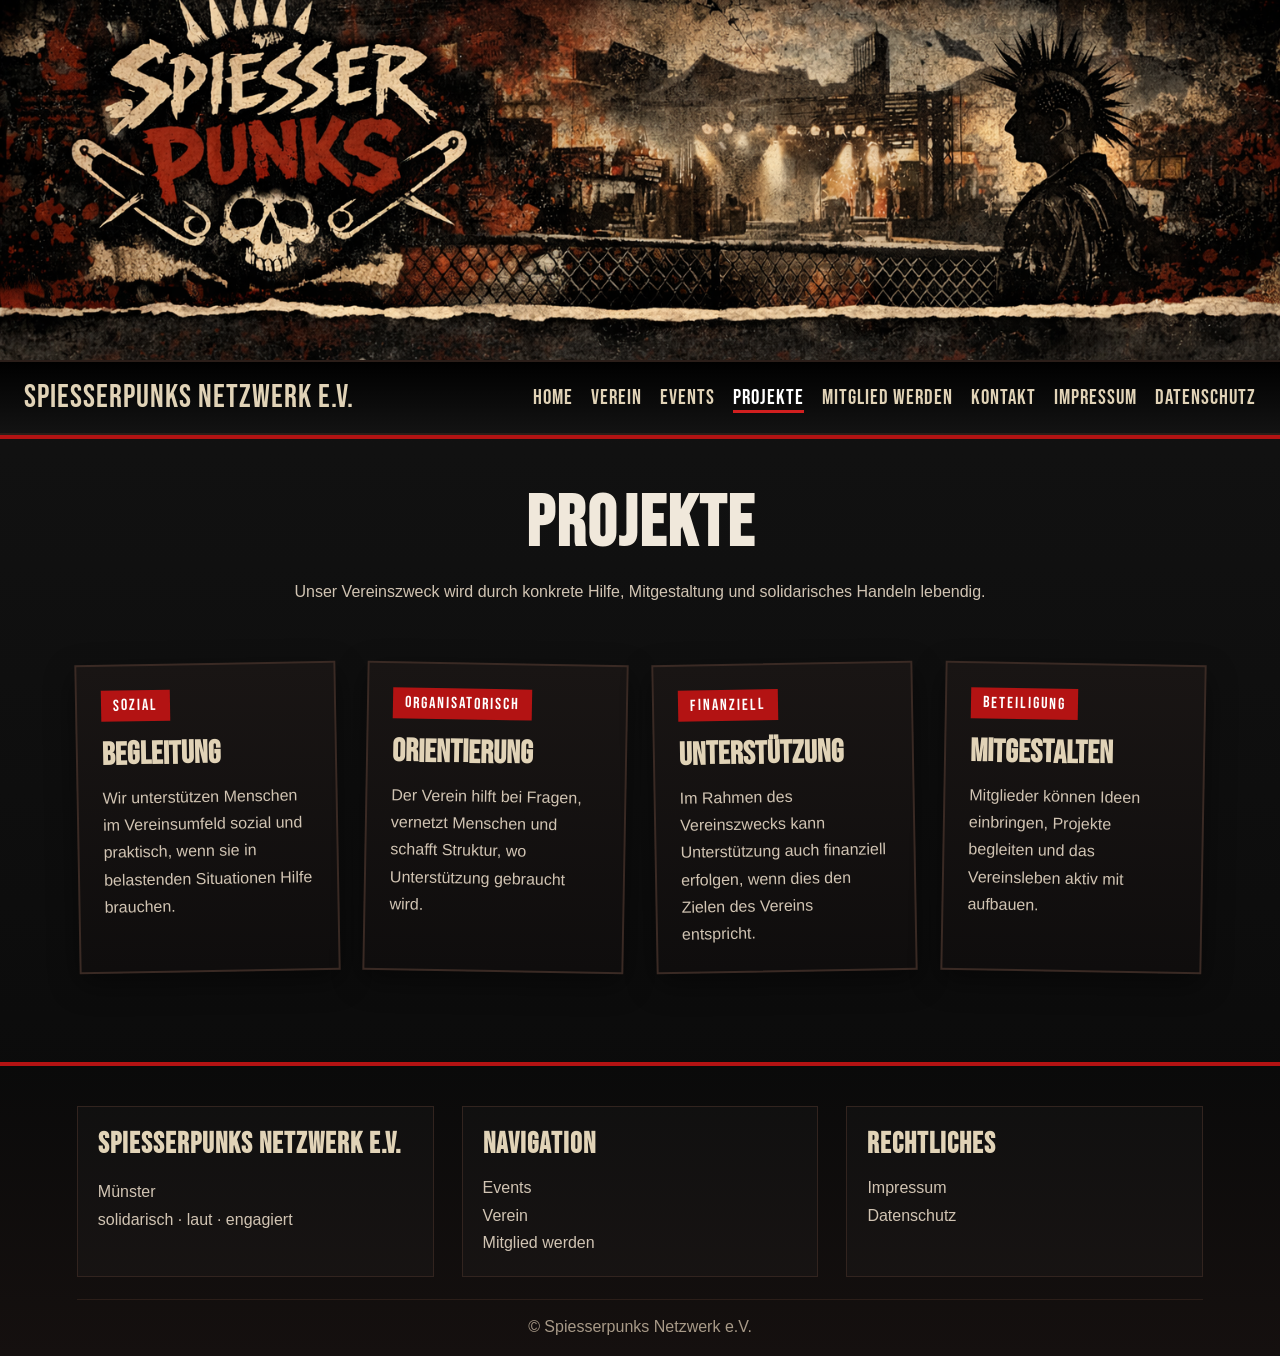
<file: projekte.html>
<!DOCTYPE html>
<html lang="de">
<head>
  <meta charset="UTF-8">
  <meta name="viewport" content="width=device-width, initial-scale=1.0">
  <title>Projekte | Spiesserpunks Netzwerk e.V.</title>
  <meta name="description" content="Projekte und Engagement des Spiesserpunks Netzwerk e.V.">
  <link rel="preconnect" href="https://fonts.googleapis.com">
  <link rel="preconnect" href="https://fonts.gstatic.com" crossorigin>
  <link href="https://fonts.googleapis.com/css2?family=Bebas+Neue&family=Special+Elite&display=swap" rel="stylesheet">
  <link rel="stylesheet" href="css/style.css">
</head>
<body>

<header class="punk-header small-header">
  <div class="header-image-only">
    <img src="images/spiesserpunks-header.png" alt="Spiesserpunks Netzwerk Header">
  </div>

  <nav class="top-nav">
    <div class="logo-text">Spiesserpunks Netzwerk e.V.</div>
    <ul>
      <li><a href="index.html">Home</a></li>
      <li><a href="verein.html">Verein</a></li>
      <li><a href="events.html">Events</a></li>
      <li><a class="active" href="projekte.html">Projekte</a></li>
      <li><a href="mitglied-werden.html">Mitglied werden</a></li>
      <li><a href="kontakt.html">Kontakt</a></li>
      <li><a href="impressum.html">Impressum</a></li>
      <li><a href="datenschutz.html">Datenschutz</a></li>
    </ul>
  </nav>
</header>

<main>
  <section class="page-banner">
    <h1>Projekte</h1>
    <p>
      Unser Vereinszweck wird durch konkrete Hilfe, Mitgestaltung und solidarisches Handeln lebendig.
    </p>
  </section>

  <section class="punk-section">
    <div class="poster-grid">
      <article class="poster-card">
        <span class="card-label">SOZIAL</span>
        <h3>Begleitung</h3>
        <p>
          Wir unterstützen Menschen im Vereinsumfeld sozial und praktisch,
          wenn sie in belastenden Situationen Hilfe brauchen.
        </p>
      </article>

      <article class="poster-card">
        <span class="card-label">ORGANISATORISCH</span>
        <h3>Orientierung</h3>
        <p>
          Der Verein hilft bei Fragen, vernetzt Menschen und schafft Struktur,
          wo Unterstützung gebraucht wird.
        </p>
      </article>

      <article class="poster-card">
        <span class="card-label">FINANZIELL</span>
        <h3>Unterstützung</h3>
        <p>
          Im Rahmen des Vereinszwecks kann Unterstützung auch finanziell erfolgen,
          wenn dies den Zielen des Vereins entspricht.
        </p>
      </article>

      <article class="poster-card">
        <span class="card-label">BETEILIGUNG</span>
        <h3>Mitgestalten</h3>
        <p>
          Mitglieder können Ideen einbringen, Projekte begleiten
          und das Vereinsleben aktiv mit aufbauen.
        </p>
      </article>
    </div>
  </section>
</main>

<footer class="punk-footer">
  <div class="footer-grid">
    <div class="footer-box">
      <h3>Spiesserpunks Netzwerk e.V.</h3>
      <p>Münster<br>solidarisch · laut · engagiert</p>
    </div>
    <div class="footer-box">
      <h3>Navigation</h3>
      <ul>
        <li><a href="events.html">Events</a></li>
        <li><a href="verein.html">Verein</a></li>
        <li><a href="mitglied-werden.html">Mitglied werden</a></li>
      </ul>
    </div>
    <div class="footer-box">
      <h3>Rechtliches</h3>
      <ul>
        <li><a href="impressum.html">Impressum</a></li>
        <li><a href="datenschutz.html">Datenschutz</a></li>
      </ul>
    </div>
  </div>
  <div class="footer-bottom">© Spiesserpunks Netzwerk e.V.</div>
</footer>

</body>
</html>
</file>
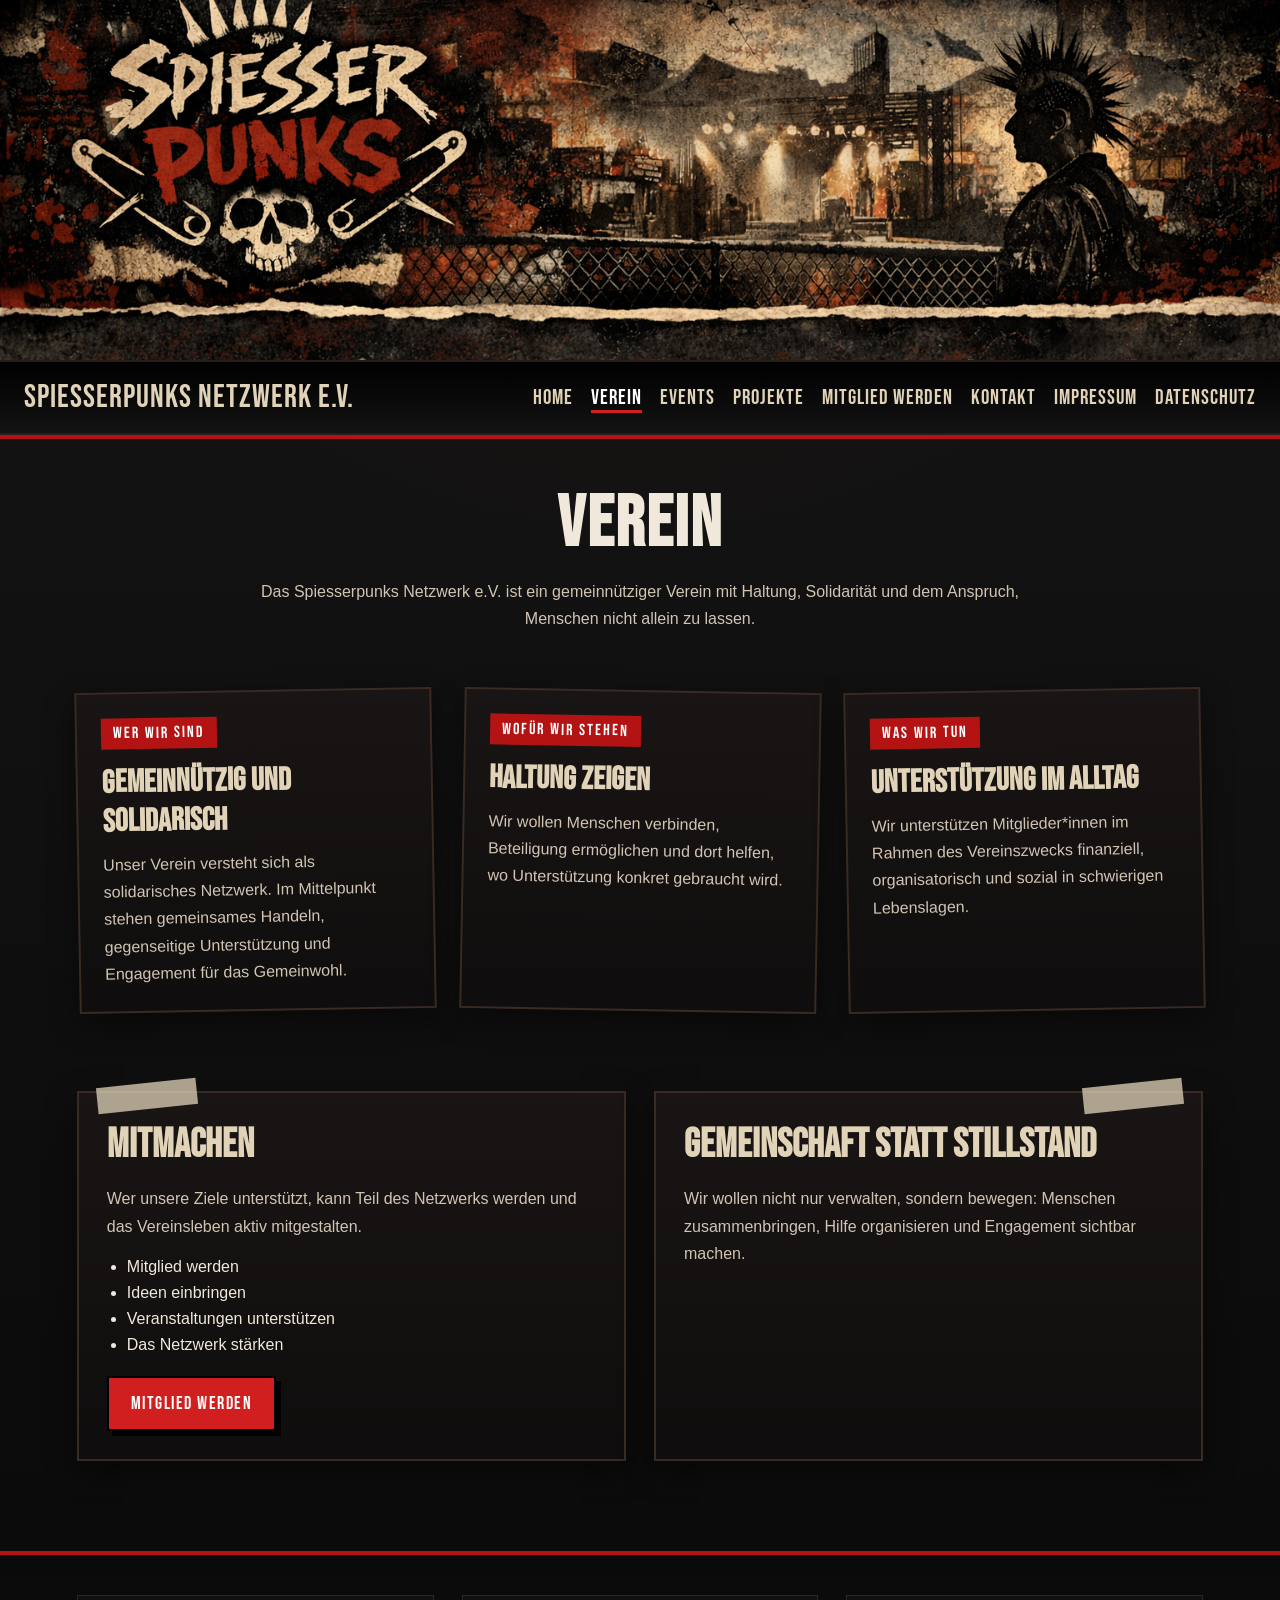
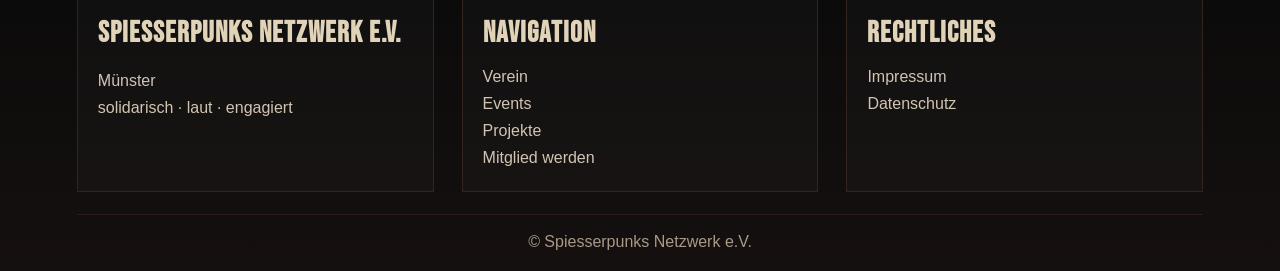
<file: verein.html>
<!DOCTYPE html>
<html lang="de">
<head>
  <meta charset="UTF-8">
  <meta name="viewport" content="width=device-width, initial-scale=1.0">
  <title>Verein | Spiesserpunks Netzwerk e.V.</title>
  <meta name="description" content="Über das Spiesserpunks Netzwerk e.V. – solidarisch, engagiert und gemeinschaftlich.">
  <link rel="preconnect" href="https://fonts.googleapis.com">
  <link rel="preconnect" href="https://fonts.gstatic.com" crossorigin>
  <link href="https://fonts.googleapis.com/css2?family=Bebas+Neue&family=Special+Elite&display=swap" rel="stylesheet">
  <link rel="stylesheet" href="css/style.css">
</head>
<body>

<header class="punk-header small-header">
  <div class="header-image-only">
    <img src="images/spiesserpunks-header.png" alt="Spiesserpunks Netzwerk Header">
  </div>

  <nav class="top-nav">
    <div class="logo-text">Spiesserpunks Netzwerk e.V.</div>
    <ul>
      <li><a href="index.html">Home</a></li>
      <li><a class="active" href="verein.html">Verein</a></li>
      <li><a href="events.html">Events</a></li>
      <li><a href="projekte.html">Projekte</a></li>
      <li><a href="mitglied-werden.html">Mitglied werden</a></li>
      <li><a href="kontakt.html">Kontakt</a></li>
      <li><a href="impressum.html">Impressum</a></li>
      <li><a href="datenschutz.html">Datenschutz</a></li>
    </ul>
  </nav>
</header>

<main>
  <section class="page-banner">
    <h1>Verein</h1>
    <p>
      Das Spiesserpunks Netzwerk e.V. ist ein gemeinnütziger Verein mit Haltung,
      Solidarität und dem Anspruch, Menschen nicht allein zu lassen.
    </p>
  </section>

  <section class="punk-section">
    <div class="poster-grid">
      <article class="poster-card">
        <span class="card-label">WER WIR SIND</span>
        <h3>Gemeinnützig und solidarisch</h3>
        <p>
          Unser Verein versteht sich als solidarisches Netzwerk.
          Im Mittelpunkt stehen gemeinsames Handeln, gegenseitige Unterstützung
          und Engagement für das Gemeinwohl.
        </p>
      </article>

      <article class="poster-card">
        <span class="card-label">WOFÜR WIR STEHEN</span>
        <h3>Haltung zeigen</h3>
        <p>
          Wir wollen Menschen verbinden, Beteiligung ermöglichen
          und dort helfen, wo Unterstützung konkret gebraucht wird.
        </p>
      </article>

      <article class="poster-card">
        <span class="card-label">WAS WIR TUN</span>
        <h3>Unterstützung im Alltag</h3>
        <p>
          Wir unterstützen Mitglieder*innen im Rahmen des Vereinszwecks
          finanziell, organisatorisch und sozial in schwierigen Lebenslagen.
        </p>
      </article>
    </div>
  </section>

  <section class="punk-section split-section">
    <div class="split-card tape-left">
      <h2>Mitmachen</h2>
      <p>
        Wer unsere Ziele unterstützt, kann Teil des Netzwerks werden
        und das Vereinsleben aktiv mitgestalten.
      </p>
      <ul class="punk-list">
        <li>Mitglied werden</li>
        <li>Ideen einbringen</li>
        <li>Veranstaltungen unterstützen</li>
        <li>Das Netzwerk stärken</li>
      </ul>
      <a class="punk-btn red" href="mitglied-werden.html">Mitglied werden</a>
    </div>

    <div class="split-card tape-right">
      <h2>Gemeinschaft statt Stillstand</h2>
      <p>
        Wir wollen nicht nur verwalten, sondern bewegen:
        Menschen zusammenbringen, Hilfe organisieren und Engagement sichtbar machen.
      </p>
    </div>
  </section>
</main>

<footer class="punk-footer">
  <div class="footer-grid">
    <div class="footer-box">
      <h3>Spiesserpunks Netzwerk e.V.</h3>
      <p>Münster<br>solidarisch · laut · engagiert</p>
    </div>
    <div class="footer-box">
      <h3>Navigation</h3>
      <ul>
        <li><a href="verein.html">Verein</a></li>
        <li><a href="events.html">Events</a></li>
        <li><a href="projekte.html">Projekte</a></li>
        <li><a href="mitglied-werden.html">Mitglied werden</a></li>
      </ul>
    </div>
    <div class="footer-box">
      <h3>Rechtliches</h3>
      <ul>
        <li><a href="impressum.html">Impressum</a></li>
        <li><a href="datenschutz.html">Datenschutz</a></li>
      </ul>
    </div>
  </div>
  <div class="footer-bottom">© Spiesserpunks Netzwerk e.V.</div>
</footer>

</body>
</html>
</file>
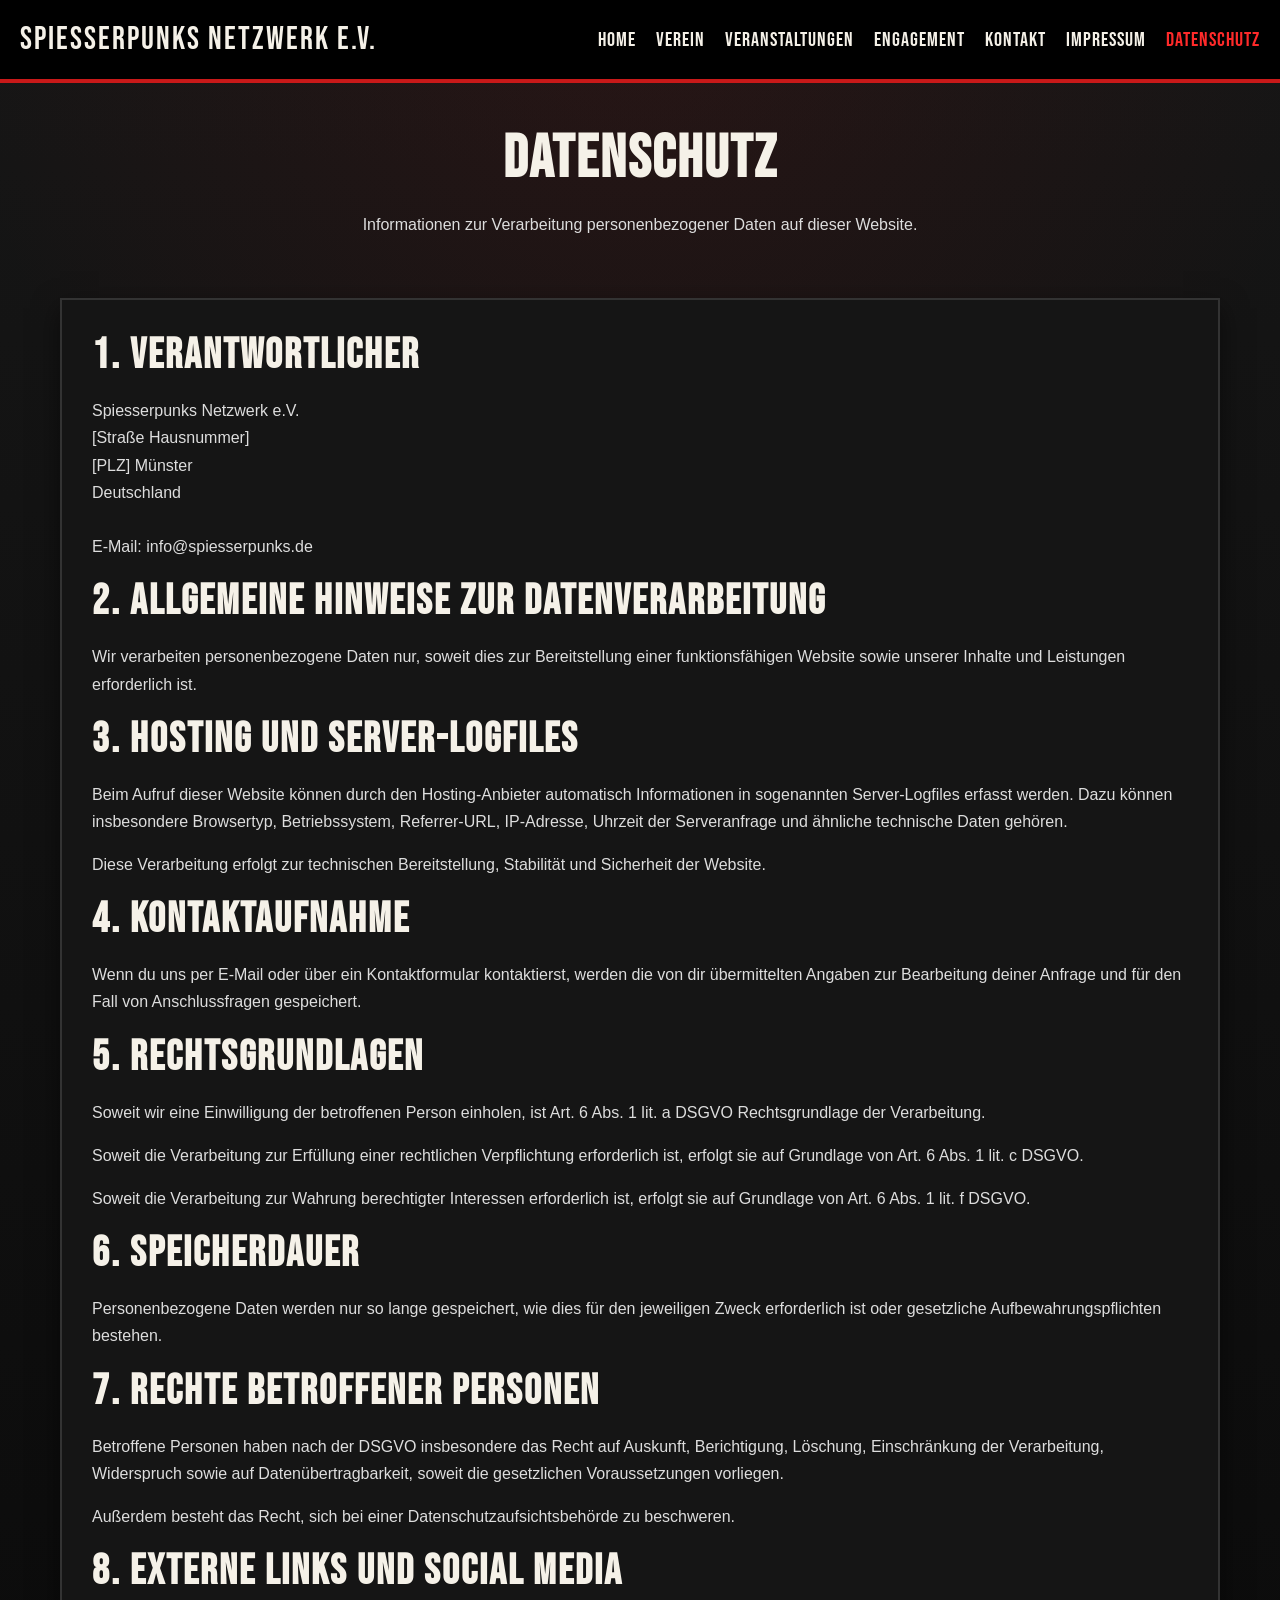
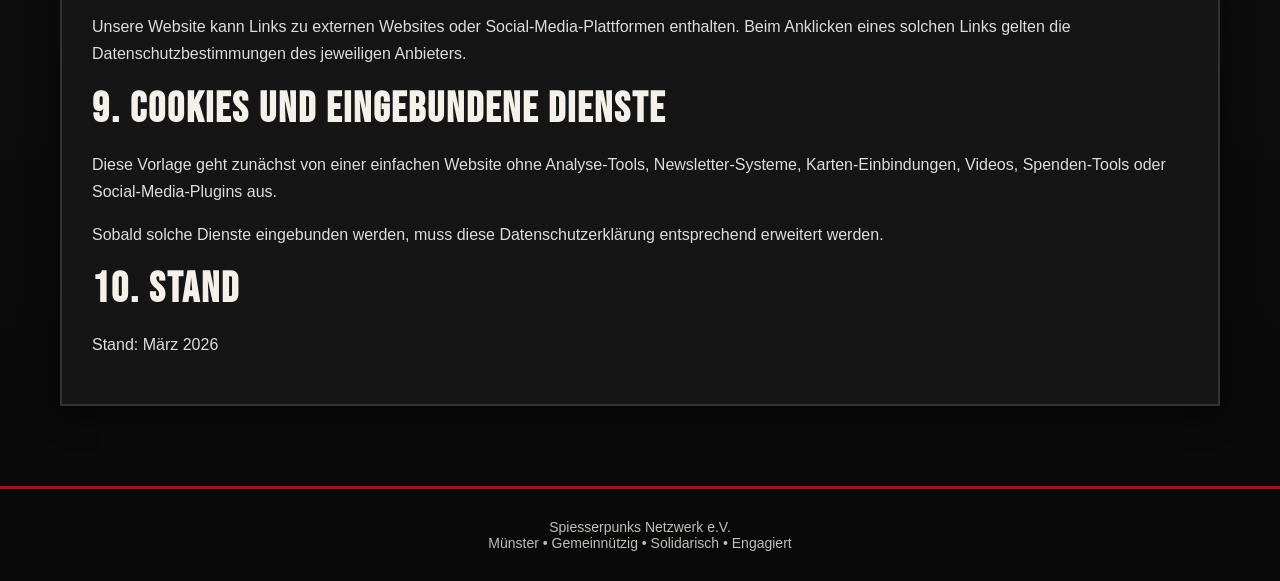
<file: spiesserpunks-site/datenschutz.html>
<!DOCTYPE html>
<html lang="de">
<head>
  <meta charset="UTF-8">
  <meta name="viewport" content="width=device-width, initial-scale=1.0">
  <title>Datenschutz | Spiesserpunks Netzwerk e.V.</title>
  <link rel="preconnect" href="https://fonts.googleapis.com">
  <link rel="preconnect" href="https://fonts.gstatic.com" crossorigin>
  <link href="https://fonts.googleapis.com/css2?family=Bebas+Neue&family=Special+Elite&display=swap" rel="stylesheet">
  <link rel="stylesheet" href="css/style.css">
</head>
<body>
<header class="site-header">
  <nav class="site-nav">
    <div class="logo">Spiesserpunks Netzwerk e.V.</div>
    <ul class="nav-links">
      <li><a href="index.html">Home</a></li>
      <li><a href="verein.html">Verein</a></li>
      <li><a href="events.html">Veranstaltungen</a></li>
      <li><a href="projekte.html">Engagement</a></li>
      <li><a href="kontakt.html">Kontakt</a></li>
      <li><a href="impressum.html">Impressum</a></li>
      <li><a class="active" href="datenschutz.html">Datenschutz</a></li>
    </ul>
  </nav>
</header>
<section class="page-header"><h1 class="page-title">Datenschutz</h1><div class="page-intro"><p>Informationen zur Verarbeitung personenbezogener Daten auf dieser Website.</p></div></section><section class="content-section"><div class="info-box"><h2>1. Verantwortlicher</h2><p>Spiesserpunks Netzwerk e.V.<br>[Straße Hausnummer]<br>[PLZ] Münster<br>Deutschland<br><br>E-Mail: info@spiesserpunks.de</p><h2>2. Allgemeine Hinweise zur Datenverarbeitung</h2><p>Wir verarbeiten personenbezogene Daten nur, soweit dies zur Bereitstellung einer funktionsfähigen Website sowie unserer Inhalte und Leistungen erforderlich ist.</p><h2>3. Hosting und Server-Logfiles</h2><p>Beim Aufruf dieser Website können durch den Hosting-Anbieter automatisch Informationen in sogenannten Server-Logfiles erfasst werden. Dazu können insbesondere Browsertyp, Betriebssystem, Referrer-URL, IP-Adresse, Uhrzeit der Serveranfrage und ähnliche technische Daten gehören.</p><p>Diese Verarbeitung erfolgt zur technischen Bereitstellung, Stabilität und Sicherheit der Website.</p><h2>4. Kontaktaufnahme</h2><p>Wenn du uns per E-Mail oder über ein Kontaktformular kontaktierst, werden die von dir übermittelten Angaben zur Bearbeitung deiner Anfrage und für den Fall von Anschlussfragen gespeichert.</p><h2>5. Rechtsgrundlagen</h2><p>Soweit wir eine Einwilligung der betroffenen Person einholen, ist Art. 6 Abs. 1 lit. a DSGVO Rechtsgrundlage der Verarbeitung.</p><p>Soweit die Verarbeitung zur Erfüllung einer rechtlichen Verpflichtung erforderlich ist, erfolgt sie auf Grundlage von Art. 6 Abs. 1 lit. c DSGVO.</p><p>Soweit die Verarbeitung zur Wahrung berechtigter Interessen erforderlich ist, erfolgt sie auf Grundlage von Art. 6 Abs. 1 lit. f DSGVO.</p><h2>6. Speicherdauer</h2><p>Personenbezogene Daten werden nur so lange gespeichert, wie dies für den jeweiligen Zweck erforderlich ist oder gesetzliche Aufbewahrungspflichten bestehen.</p><h2>7. Rechte betroffener Personen</h2><p>Betroffene Personen haben nach der DSGVO insbesondere das Recht auf Auskunft, Berichtigung, Löschung, Einschränkung der Verarbeitung, Widerspruch sowie auf Datenübertragbarkeit, soweit die gesetzlichen Voraussetzungen vorliegen.</p><p>Außerdem besteht das Recht, sich bei einer Datenschutzaufsichtsbehörde zu beschweren.</p><h2>8. Externe Links und Social Media</h2><p>Unsere Website kann Links zu externen Websites oder Social-Media-Plattformen enthalten. Beim Anklicken eines solchen Links gelten die Datenschutzbestimmungen des jeweiligen Anbieters.</p><h2>9. Cookies und eingebundene Dienste</h2><p>Diese Vorlage geht zunächst von einer einfachen Website ohne Analyse-Tools, Newsletter-Systeme, Karten-Einbindungen, Videos, Spenden-Tools oder Social-Media-Plugins aus.</p><p>Sobald solche Dienste eingebunden werden, muss diese Datenschutzerklärung entsprechend erweitert werden.</p><h2>10. Stand</h2><p>Stand: März 2026</p></div></section>
<footer class="site-footer">
  Spiesserpunks Netzwerk e.V.<br>
  Münster • Gemeinnützig • Solidarisch • Engagiert
</footer>
</body>
</html>
</file>
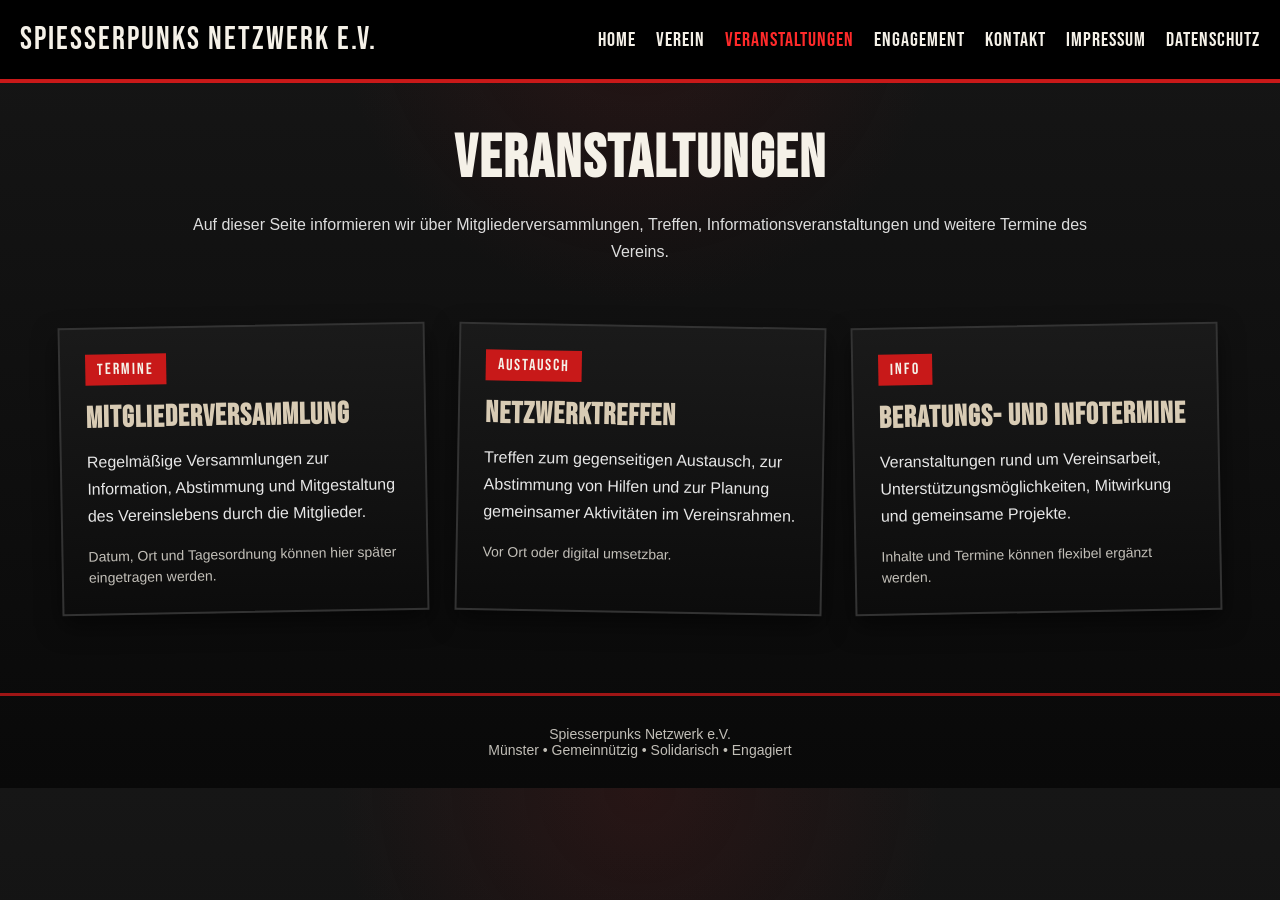
<file: spiesserpunks-site/events.html>
<!DOCTYPE html>
<html lang="de">
<head>
  <meta charset="UTF-8">
  <meta name="viewport" content="width=device-width, initial-scale=1.0">
  <title>Veranstaltungen | Spiesserpunks Netzwerk e.V.</title>
  <link rel="preconnect" href="https://fonts.googleapis.com">
  <link rel="preconnect" href="https://fonts.gstatic.com" crossorigin>
  <link href="https://fonts.googleapis.com/css2?family=Bebas+Neue&family=Special+Elite&display=swap" rel="stylesheet">
  <link rel="stylesheet" href="css/style.css">
</head>
<body>
<header class="site-header">
  <nav class="site-nav">
    <div class="logo">Spiesserpunks Netzwerk e.V.</div>
    <ul class="nav-links">
      <li><a href="index.html">Home</a></li>
      <li><a href="verein.html">Verein</a></li>
      <li><a class="active" href="events.html">Veranstaltungen</a></li>
      <li><a href="projekte.html">Engagement</a></li>
      <li><a href="kontakt.html">Kontakt</a></li>
      <li><a href="impressum.html">Impressum</a></li>
      <li><a href="datenschutz.html">Datenschutz</a></li>
    </ul>
  </nav>
</header>
<section class="page-header"><h1 class="page-title">Veranstaltungen</h1><div class="page-intro"><p>Auf dieser Seite informieren wir über Mitgliederversammlungen, Treffen, Informationsveranstaltungen und weitere Termine des Vereins.</p></div></section><section class="content-section"><div class="card-grid"><article class="card"><div class="card-tag">TERMINE</div><h2>Mitgliederversammlung</h2><p>Regelmäßige Versammlungen zur Information, Abstimmung und Mitgestaltung des Vereinslebens durch die Mitglieder.</p><div class="note">Datum, Ort und Tagesordnung können hier später eingetragen werden.</div></article><article class="card"><div class="card-tag">AUSTAUSCH</div><h2>Netzwerktreffen</h2><p>Treffen zum gegenseitigen Austausch, zur Abstimmung von Hilfen und zur Planung gemeinsamer Aktivitäten im Vereinsrahmen.</p><div class="note">Vor Ort oder digital umsetzbar.</div></article><article class="card"><div class="card-tag">INFO</div><h2>Beratungs- und Infotermine</h2><p>Veranstaltungen rund um Vereinsarbeit, Unterstützungsmöglichkeiten, Mitwirkung und gemeinsame Projekte.</p><div class="note">Inhalte und Termine können flexibel ergänzt werden.</div></article></div></section>
<footer class="site-footer">
  Spiesserpunks Netzwerk e.V.<br>
  Münster • Gemeinnützig • Solidarisch • Engagiert
</footer>
</body>
</html>
</file>
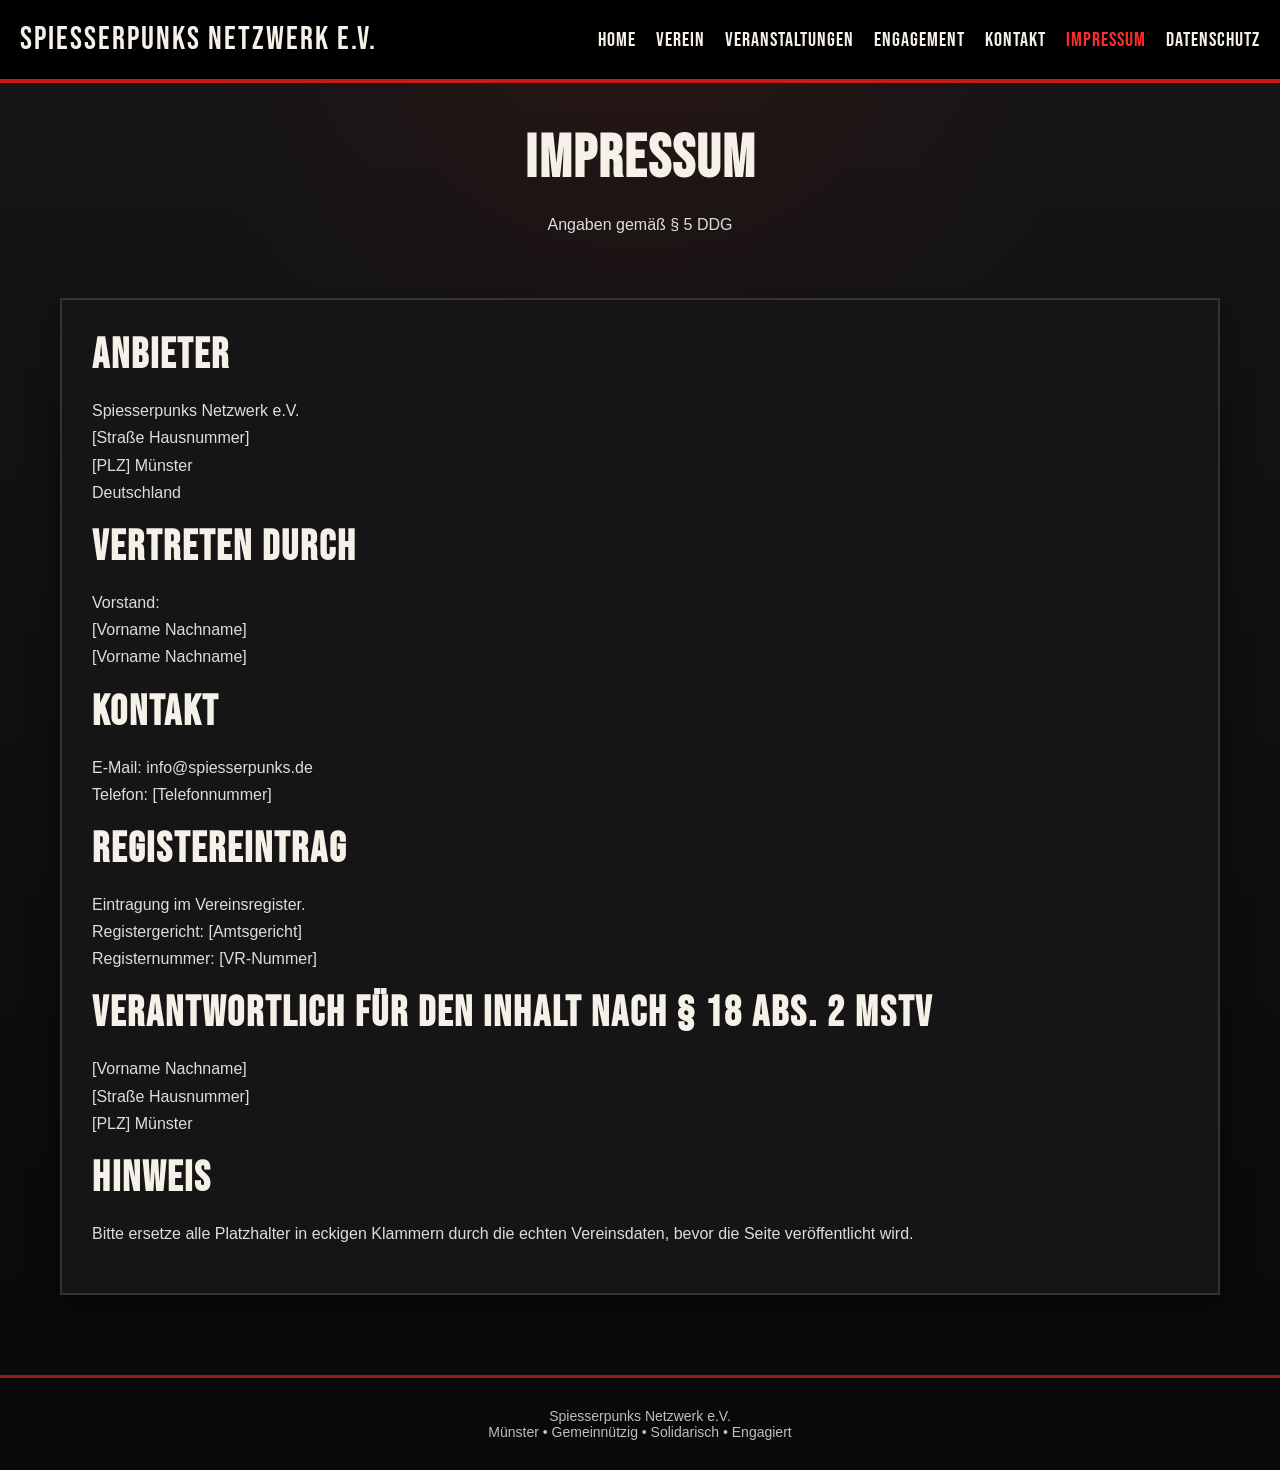
<file: spiesserpunks-site/impressum.html>
<!DOCTYPE html>
<html lang="de">
<head>
  <meta charset="UTF-8">
  <meta name="viewport" content="width=device-width, initial-scale=1.0">
  <title>Impressum | Spiesserpunks Netzwerk e.V.</title>
  <link rel="preconnect" href="https://fonts.googleapis.com">
  <link rel="preconnect" href="https://fonts.gstatic.com" crossorigin>
  <link href="https://fonts.googleapis.com/css2?family=Bebas+Neue&family=Special+Elite&display=swap" rel="stylesheet">
  <link rel="stylesheet" href="css/style.css">
</head>
<body>
<header class="site-header">
  <nav class="site-nav">
    <div class="logo">Spiesserpunks Netzwerk e.V.</div>
    <ul class="nav-links">
      <li><a href="index.html">Home</a></li>
      <li><a href="verein.html">Verein</a></li>
      <li><a href="events.html">Veranstaltungen</a></li>
      <li><a href="projekte.html">Engagement</a></li>
      <li><a href="kontakt.html">Kontakt</a></li>
      <li><a class="active" href="impressum.html">Impressum</a></li>
      <li><a href="datenschutz.html">Datenschutz</a></li>
    </ul>
  </nav>
</header>
<section class="page-header"><h1 class="page-title">Impressum</h1><div class="page-intro"><p>Angaben gemäß § 5 DDG</p></div></section><section class="content-section"><div class="info-box"><h2>Anbieter</h2><p>Spiesserpunks Netzwerk e.V.<br>[Straße Hausnummer]<br>[PLZ] Münster<br>Deutschland</p><h2>Vertreten durch</h2><p>Vorstand:<br>[Vorname Nachname]<br>[Vorname Nachname]</p><h2>Kontakt</h2><p>E-Mail: info@spiesserpunks.de<br>Telefon: [Telefonnummer]</p><h2>Registereintrag</h2><p>Eintragung im Vereinsregister.<br>Registergericht: [Amtsgericht]<br>Registernummer: [VR-Nummer]</p><h2>Verantwortlich für den Inhalt nach § 18 Abs. 2 MStV</h2><p>[Vorname Nachname]<br>[Straße Hausnummer]<br>[PLZ] Münster</p><h2>Hinweis</h2><p>Bitte ersetze alle Platzhalter in eckigen Klammern durch die echten Vereinsdaten, bevor die Seite veröffentlicht wird.</p></div></section>
<footer class="site-footer">
  Spiesserpunks Netzwerk e.V.<br>
  Münster • Gemeinnützig • Solidarisch • Engagiert
</footer>
</body>
</html>
</file>
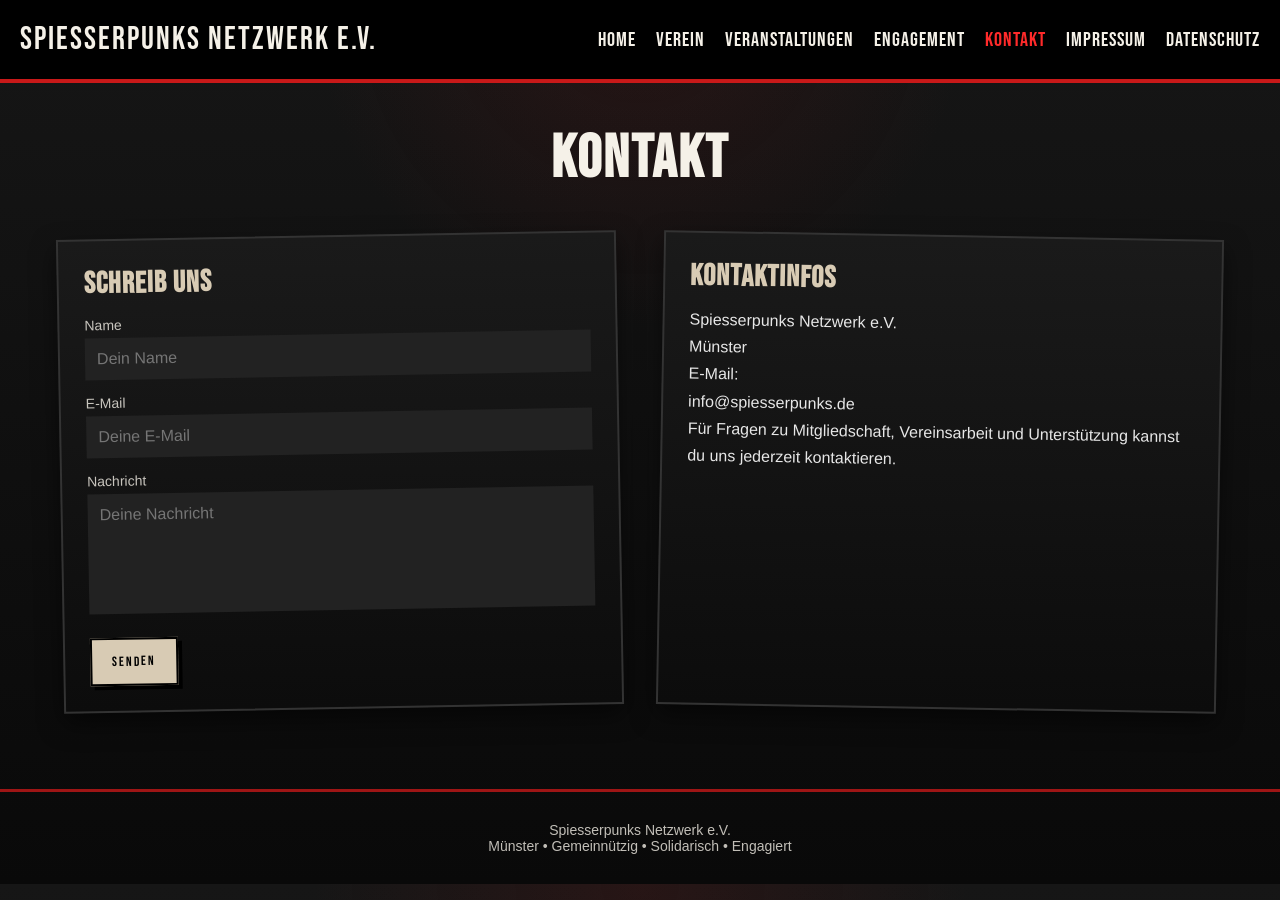
<file: spiesserpunks-site/kontakt.html>
<!DOCTYPE html>
<html lang="de">
<head>
  <meta charset="UTF-8">
  <meta name="viewport" content="width=device-width, initial-scale=1.0">
  <title>Kontakt | Spiesserpunks Netzwerk e.V.</title>
  <link rel="preconnect" href="https://fonts.googleapis.com">
  <link rel="preconnect" href="https://fonts.gstatic.com" crossorigin>
  <link href="https://fonts.googleapis.com/css2?family=Bebas+Neue&family=Special+Elite&display=swap" rel="stylesheet">
  <link rel="stylesheet" href="css/style.css">
</head>
<body>
<header class="site-header">
  <nav class="site-nav">
    <div class="logo">Spiesserpunks Netzwerk e.V.</div>
    <ul class="nav-links">
      <li><a href="index.html">Home</a></li>
      <li><a href="verein.html">Verein</a></li>
      <li><a href="events.html">Veranstaltungen</a></li>
      <li><a href="projekte.html">Engagement</a></li>
      <li><a class="active" href="kontakt.html">Kontakt</a></li>
      <li><a href="impressum.html">Impressum</a></li>
      <li><a href="datenschutz.html">Datenschutz</a></li>
    </ul>
  </nav>
</header>
<section class="page-header"><h1 class="page-title">Kontakt</h1></section><section class="content-section"><div class="contact-grid"><div class="card"><h2>Schreib uns</h2><form><label for="name">Name</label><input id="name" type="text" placeholder="Dein Name"><label for="email">E-Mail</label><input id="email" type="email" placeholder="Deine E-Mail"><label for="message">Nachricht</label><textarea id="message" placeholder="Deine Nachricht"></textarea><button type="submit">Senden</button></form></div><div class="card"><h2>Kontaktinfos</h2><p>Spiesserpunks Netzwerk e.V.<br>Münster</p><p>E-Mail:<br>info@spiesserpunks.de</p><p>Für Fragen zu Mitgliedschaft, Vereinsarbeit und Unterstützung kannst du uns jederzeit kontaktieren.</p></div></div></section>
<footer class="site-footer">
  Spiesserpunks Netzwerk e.V.<br>
  Münster • Gemeinnützig • Solidarisch • Engagiert
</footer>
</body>
</html>
</file>
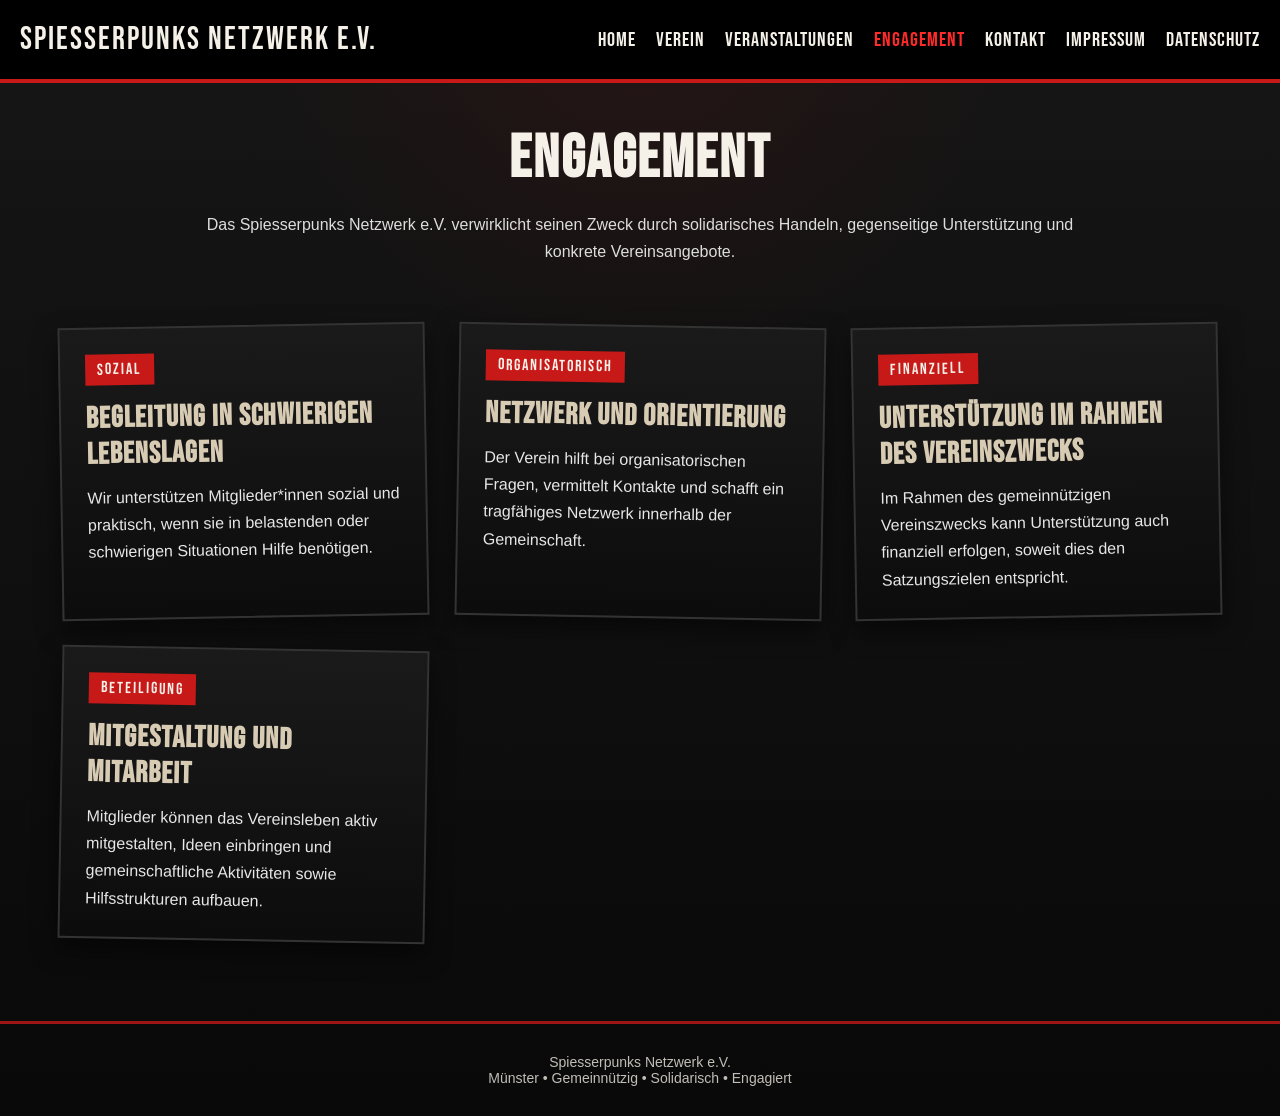
<file: spiesserpunks-site/projekte.html>
<!DOCTYPE html>
<html lang="de">
<head>
  <meta charset="UTF-8">
  <meta name="viewport" content="width=device-width, initial-scale=1.0">
  <title>Engagement | Spiesserpunks Netzwerk e.V.</title>
  <link rel="preconnect" href="https://fonts.googleapis.com">
  <link rel="preconnect" href="https://fonts.gstatic.com" crossorigin>
  <link href="https://fonts.googleapis.com/css2?family=Bebas+Neue&family=Special+Elite&display=swap" rel="stylesheet">
  <link rel="stylesheet" href="css/style.css">
</head>
<body>
<header class="site-header">
  <nav class="site-nav">
    <div class="logo">Spiesserpunks Netzwerk e.V.</div>
    <ul class="nav-links">
      <li><a href="index.html">Home</a></li>
      <li><a href="verein.html">Verein</a></li>
      <li><a href="events.html">Veranstaltungen</a></li>
      <li><a class="active" href="projekte.html">Engagement</a></li>
      <li><a href="kontakt.html">Kontakt</a></li>
      <li><a href="impressum.html">Impressum</a></li>
      <li><a href="datenschutz.html">Datenschutz</a></li>
    </ul>
  </nav>
</header>
<section class="page-header"><h1 class="page-title">Engagement</h1><div class="page-intro"><p>Das Spiesserpunks Netzwerk e.V. verwirklicht seinen Zweck durch solidarisches Handeln, gegenseitige Unterstützung und konkrete Vereinsangebote.</p></div></section><section class="content-section"><div class="card-grid"><article class="card"><div class="card-tag">SOZIAL</div><h2>Begleitung in schwierigen Lebenslagen</h2><p>Wir unterstützen Mitglieder*innen sozial und praktisch, wenn sie in belastenden oder schwierigen Situationen Hilfe benötigen.</p></article><article class="card"><div class="card-tag">ORGANISATORISCH</div><h2>Netzwerk und Orientierung</h2><p>Der Verein hilft bei organisatorischen Fragen, vermittelt Kontakte und schafft ein tragfähiges Netzwerk innerhalb der Gemeinschaft.</p></article><article class="card"><div class="card-tag">FINANZIELL</div><h2>Unterstützung im Rahmen des Vereinszwecks</h2><p>Im Rahmen des gemeinnützigen Vereinszwecks kann Unterstützung auch finanziell erfolgen, soweit dies den Satzungszielen entspricht.</p></article><article class="card"><div class="card-tag">BETEILIGUNG</div><h2>Mitgestaltung und Mitarbeit</h2><p>Mitglieder können das Vereinsleben aktiv mitgestalten, Ideen einbringen und gemeinschaftliche Aktivitäten sowie Hilfsstrukturen aufbauen.</p></article></div></section>
<footer class="site-footer">
  Spiesserpunks Netzwerk e.V.<br>
  Münster • Gemeinnützig • Solidarisch • Engagiert
</footer>
</body>
</html>
</file>
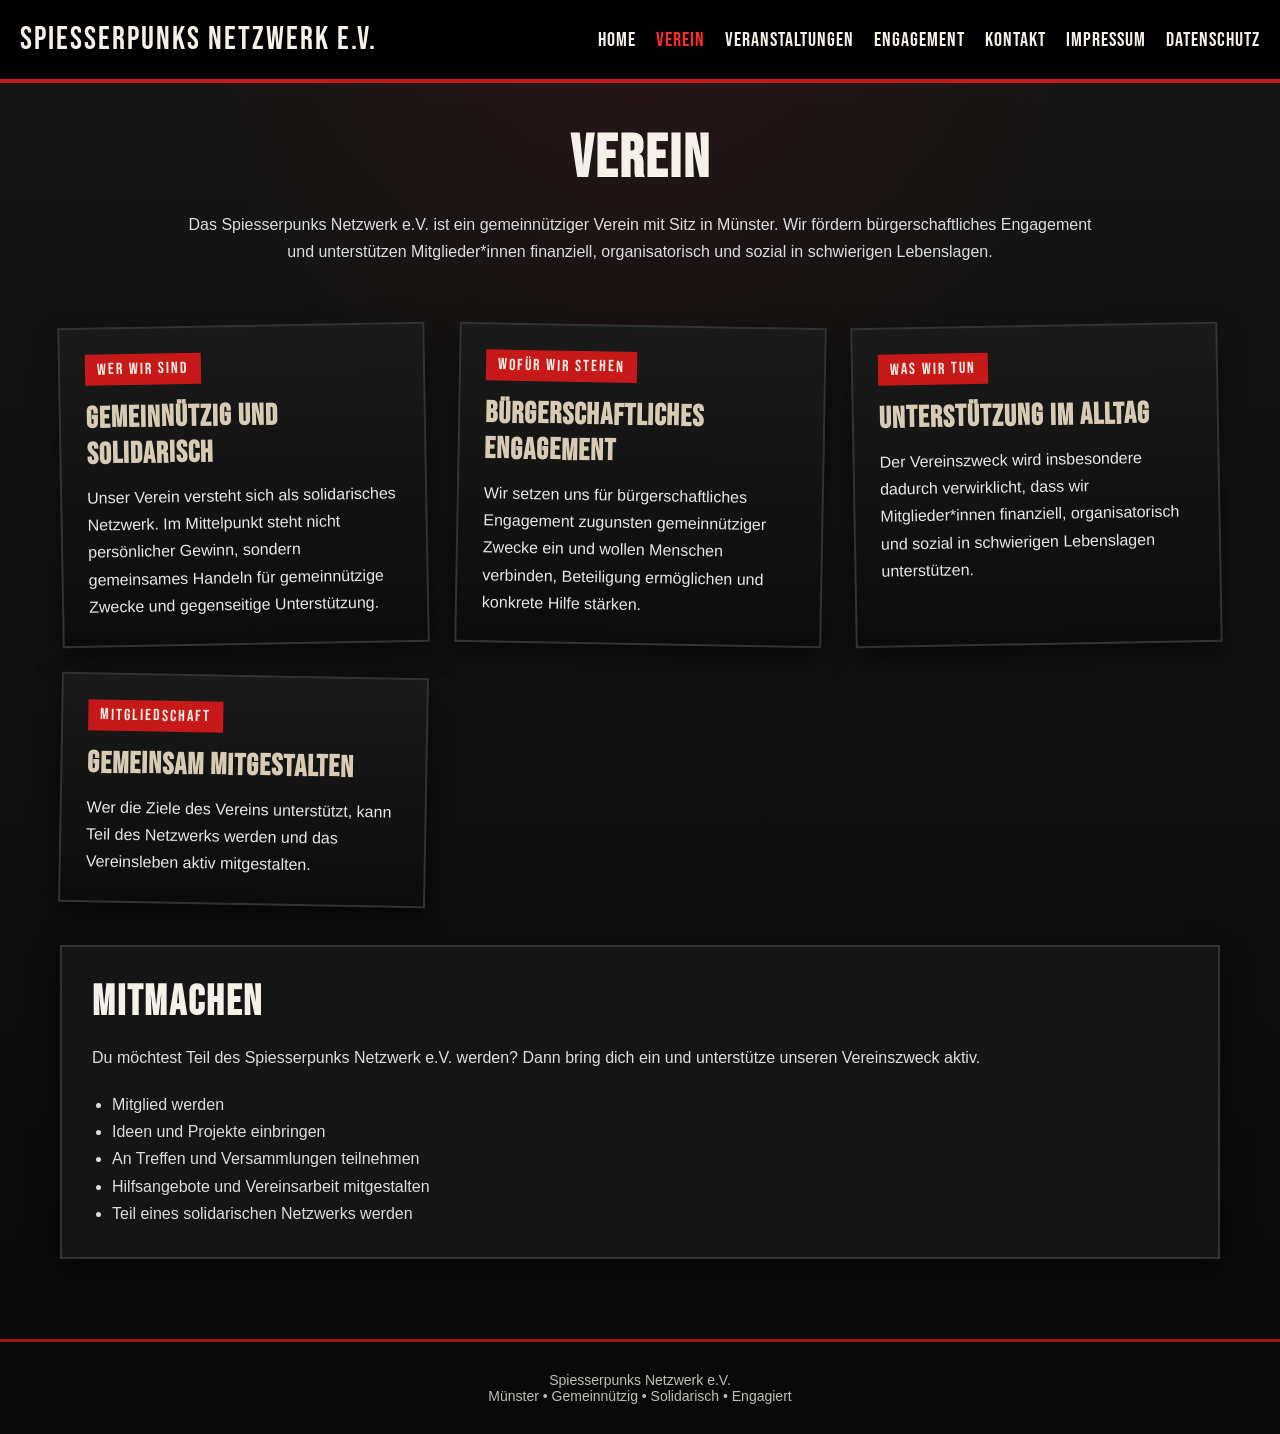
<file: spiesserpunks-site/verein.html>
<!DOCTYPE html>
<html lang="de">
<head>
  <meta charset="UTF-8">
  <meta name="viewport" content="width=device-width, initial-scale=1.0">
  <title>Verein | Spiesserpunks Netzwerk e.V.</title>
  <link rel="preconnect" href="https://fonts.googleapis.com">
  <link rel="preconnect" href="https://fonts.gstatic.com" crossorigin>
  <link href="https://fonts.googleapis.com/css2?family=Bebas+Neue&family=Special+Elite&display=swap" rel="stylesheet">
  <link rel="stylesheet" href="css/style.css">
</head>
<body>
<header class="site-header">
  <nav class="site-nav">
    <div class="logo">Spiesserpunks Netzwerk e.V.</div>
    <ul class="nav-links">
      <li><a href="index.html">Home</a></li>
      <li><a class="active" href="verein.html">Verein</a></li>
      <li><a href="events.html">Veranstaltungen</a></li>
      <li><a href="projekte.html">Engagement</a></li>
      <li><a href="kontakt.html">Kontakt</a></li>
      <li><a href="impressum.html">Impressum</a></li>
      <li><a href="datenschutz.html">Datenschutz</a></li>
    </ul>
  </nav>
</header>
<section class="page-header"><h1 class="page-title">Verein</h1><div class="page-intro"><p>Das Spiesserpunks Netzwerk e.V. ist ein gemeinnütziger Verein mit Sitz in Münster. Wir fördern bürgerschaftliches Engagement und unterstützen Mitglieder*innen finanziell, organisatorisch und sozial in schwierigen Lebenslagen.</p></div></section><section class="content-section"><div class="card-grid"><article class="card"><div class="card-tag">WER WIR SIND</div><h2>Gemeinnützig und solidarisch</h2><p>Unser Verein versteht sich als solidarisches Netzwerk. Im Mittelpunkt steht nicht persönlicher Gewinn, sondern gemeinsames Handeln für gemeinnützige Zwecke und gegenseitige Unterstützung.</p></article><article class="card"><div class="card-tag">WOFÜR WIR STEHEN</div><h2>Bürgerschaftliches Engagement</h2><p>Wir setzen uns für bürgerschaftliches Engagement zugunsten gemeinnütziger Zwecke ein und wollen Menschen verbinden, Beteiligung ermöglichen und konkrete Hilfe stärken.</p></article><article class="card"><div class="card-tag">WAS WIR TUN</div><h2>Unterstützung im Alltag</h2><p>Der Vereinszweck wird insbesondere dadurch verwirklicht, dass wir Mitglieder*innen finanziell, organisatorisch und sozial in schwierigen Lebenslagen unterstützen.</p></article><article class="card"><div class="card-tag">MITGLIEDSCHAFT</div><h2>Gemeinsam mitgestalten</h2><p>Wer die Ziele des Vereins unterstützt, kann Teil des Netzwerks werden und das Vereinsleben aktiv mitgestalten.</p></article></div></section><section class="content-section"><div class="info-box"><h2>Mitmachen</h2><p>Du möchtest Teil des Spiesserpunks Netzwerk e.V. werden? Dann bring dich ein und unterstütze unseren Vereinszweck aktiv.</p><ul><li>Mitglied werden</li><li>Ideen und Projekte einbringen</li><li>An Treffen und Versammlungen teilnehmen</li><li>Hilfsangebote und Vereinsarbeit mitgestalten</li><li>Teil eines solidarischen Netzwerks werden</li></ul></div></section>
<footer class="site-footer">
  Spiesserpunks Netzwerk e.V.<br>
  Münster • Gemeinnützig • Solidarisch • Engagiert
</footer>
</body>
</html>
</file>
<file: css/style.css>
:root{
  --bg:#0a0a0a;
  --bg2:#16110f;
  --paper:#e1d3b7;
  --red:#b31313;
  --red2:#d11f1f;
  --text:#f0e8db;
  --muted:#d1c4b3;
  --dark:#111;
  --line:#3a2a24;
  --shadow:0 10px 30px rgba(0,0,0,0.45);
}

*{
  box-sizing:border-box;
}

html{
  scroll-behavior:smooth;
}

body{
  margin:0;
  background:
    radial-gradient(circle at top, rgba(120,20,20,0.15), transparent 30%),
    linear-gradient(to bottom, #151515, #090909);
  color:var(--text);
  font-family:Arial, Helvetica, sans-serif;
}

a{
  color:inherit;
  text-decoration:none;
}

img{
  display:block;
  width:100%;
  height:auto;
}

.punk-header{
  background:#000;
  border-bottom:4px solid var(--red);
}

.header-image-only{
  width:100%;
  background:#000;
}

.header-image-only img{
  width:100%;
  max-height:360px;
  object-fit:cover;
  display:block;
}

.top-nav{
  display:flex;
  justify-content:space-between;
  align-items:center;
  gap:20px;
  flex-wrap:wrap;
  padding:16px 24px;
  background:
    linear-gradient(to bottom, rgba(0,0,0,0.95), rgba(20,20,20,0.95));
  border-top:2px solid #2b1e19;
  border-bottom:2px solid #2b1e19;
}

.logo-text{
  font-family:"Bebas Neue", sans-serif;
  font-size:2rem;
  letter-spacing:1px;
  color:var(--paper);
}

.top-nav ul{
  display:flex;
  gap:18px;
  flex-wrap:wrap;
  list-style:none;
  margin:0;
  padding:0;
}

.top-nav a{
  font-family:"Bebas Neue", sans-serif;
  font-size:1.3rem;
  letter-spacing:1px;
  color:var(--paper);
  border-bottom:3px solid transparent;
  transition:0.2s ease;
}

.top-nav a:hover,
.top-nav a.active{
  color:#fff;
  border-bottom-color:var(--red2);
}

.hero-box-section{
  padding:50px 6vw 20px;
}

.hero-box{
  max-width:980px;
  margin:auto;
  background:
    linear-gradient(to bottom right, rgba(15,15,15,0.95), rgba(36,20,18,0.92));
  border:2px solid #46322b;
  padding:35px;
  box-shadow:var(--shadow);
  position:relative;
  transform:rotate(-0.5deg);
}

.hero-box::before{
  content:"";
  position:absolute;
  inset:12px;
  border:2px dashed rgba(255,255,255,0.08);
  pointer-events:none;
}

.hero-sticker{
  display:inline-block;
  background:var(--red);
  color:#fff;
  padding:8px 14px;
  font-family:"Bebas Neue", sans-serif;
  letter-spacing:2px;
  margin-bottom:18px;
  box-shadow:4px 4px 0 #000;
}

.hero-box h1,
.page-banner h1,
.section-title{
  font-family:"Bebas Neue", sans-serif;
  text-transform:uppercase;
  letter-spacing:2px;
}

.hero-box h1{
  font-size:clamp(3rem, 8vw, 6rem);
  margin:0 0 14px;
  line-height:0.95;
}

.hero-box p{
  font-size:1.1rem;
  line-height:1.7;
  color:var(--muted);
  max-width:760px;
}

.hero-buttons{
  display:flex;
  flex-wrap:wrap;
  gap:14px;
  margin-top:25px;
}

.punk-btn{
  display:inline-block;
  padding:14px 22px;
  border:2px solid #000;
  font-family:"Bebas Neue", sans-serif;
  font-size:1.15rem;
  letter-spacing:1.5px;
  text-transform:uppercase;
  box-shadow:5px 5px 0 #000;
  transition:0.2s ease;
}

.punk-btn:hover{
  transform:translate(-2px,-2px);
  box-shadow:8px 8px 0 #000;
}

.punk-btn.red{
  background:var(--red2);
  color:#fff;
}

.punk-btn.light{
  background:var(--paper);
  color:#111;
}

.punk-btn.dark{
  background:#1b1b1b;
  color:var(--paper);
  border-color:#3d2d28;
}

.punk-section{
  padding:40px 6vw;
}

.dark-band{
  background:linear-gradient(to bottom, #120f0e, #090909);
  border-top:2px solid #2b1e19;
  border-bottom:2px solid #2b1e19;
}

.section-title{
  font-size:clamp(2.2rem, 5vw, 4rem);
  margin:0 0 25px;
  color:var(--paper);
}

.poster-grid{
  display:grid;
  grid-template-columns:repeat(auto-fit,minmax(260px,1fr));
  gap:28px;
}

.poster-card{
  background:linear-gradient(to bottom, #191514, #0f0d0d);
  border:2px solid #3a2a24;
  padding:24px;
  box-shadow:var(--shadow);
  transform:rotate(-1deg);
}

.poster-card:nth-child(even){
  transform:rotate(1deg);
}

.card-label{
  display:inline-block;
  background:var(--red);
  color:#fff;
  padding:6px 12px;
  margin-bottom:14px;
  font-family:"Bebas Neue", sans-serif;
  letter-spacing:2px;
}

.poster-card h3{
  font-family:"Bebas Neue", sans-serif;
  font-size:2rem;
  margin:0 0 10px;
  color:var(--paper);
}

.poster-card p{
  line-height:1.7;
  color:var(--muted);
  margin:0;
}

.calendar-wrap{
  max-width:1100px;
  margin:auto;
}

.calendar-intro p{
  color:var(--muted);
  line-height:1.7;
}

.event-calendar{
  display:grid;
  gap:18px;
  margin-top:25px;
}

.event-row{
  display:grid;
  grid-template-columns:110px 1fr 140px;
  gap:20px;
  align-items:center;
  background:linear-gradient(to right, #171212, #0f0d0d);
  border:2px solid #3a2a24;
  padding:18px;
  box-shadow:var(--shadow);
}

.event-date-box{
  background:var(--paper);
  color:#111;
  text-align:center;
  padding:10px;
  border:2px solid #000;
}

.event-date-box .day{
  display:block;
  font-family:"Bebas Neue", sans-serif;
  font-size:2.6rem;
  line-height:1;
}

.event-date-box .month{
  display:block;
  font-family:"Bebas Neue", sans-serif;
  font-size:1.1rem;
  letter-spacing:2px;
}

.event-info h3{
  margin:0 0 8px;
  font-family:"Bebas Neue", sans-serif;
  font-size:2rem;
  color:var(--paper);
}

.event-info p{
  margin:0;
  color:var(--muted);
  line-height:1.6;
}

.mini-btn{
  display:inline-block;
  background:var(--red2);
  color:#fff;
  padding:10px 16px;
  font-family:"Bebas Neue", sans-serif;
  letter-spacing:1px;
  border:2px solid #000;
}

.split-section{
  display:grid;
  grid-template-columns:1fr 1fr;
  gap:28px;
}

.split-card{
  background:linear-gradient(to bottom, #191514, #0f0d0d);
  border:2px solid #3a2a24;
  padding:28px;
  box-shadow:var(--shadow);
  position:relative;
}

.tape-left::before,
.tape-right::before{
  content:"";
  position:absolute;
  top:-10px;
  width:100px;
  height:26px;
  background:rgba(225,211,183,0.75);
  transform:rotate(-6deg);
}

.tape-left::before{
  left:18px;
}

.tape-right::before{
  right:18px;
}

.split-card h2{
  font-family:"Bebas Neue", sans-serif;
  font-size:2.5rem;
  margin:0 0 14px;
  color:var(--paper);
}

.split-card p{
  color:var(--muted);
  line-height:1.7;
}

.punk-list{
  margin:18px 0 22px;
  padding-left:20px;
}

.punk-list li{
  margin-bottom:8px;
  color:var(--text);
}

.small-note{
  opacity:0.8;
}

.page-banner{
  padding:42px 6vw 18px;
  text-align:center;
}

.page-banner h1{
  margin:0 0 10px;
  font-size:clamp(2.5rem, 6vw, 4.5rem);
}

.page-banner p{
  max-width:780px;
  margin:auto;
  color:var(--muted);
  line-height:1.7;
}

.join-form label{
  display:block;
  margin-top:14px;
  margin-bottom:5px;
  color:var(--paper);
}

.join-form input,
.join-form textarea{
  width:100%;
  padding:12px;
  border:none;
  background:#23201f;
  color:#fff;
  font:inherit;
}

.join-form textarea{
  min-height:130px;
  resize:vertical;
}

.form-btn{
  margin-top:18px;
  cursor:pointer;
}

.punk-footer{
  margin-top:50px;
  background:
    linear-gradient(to bottom, #0a0a0a, #15100f);
  border-top:4px solid var(--red);
  padding:40px 6vw 20px;
}

.footer-grid{
  display:grid;
  grid-template-columns:repeat(auto-fit,minmax(220px,1fr));
  gap:28px;
}

.footer-box{
  background:rgba(255,255,255,0.02);
  border:1px solid #32241f;
  padding:20px;
}

.footer-box h3{
  margin:0 0 12px;
  font-family:"Bebas Neue", sans-serif;
  font-size:1.8rem;
  color:var(--paper);
  letter-spacing:1px;
}

.footer-box p,
.footer-box li{
  color:var(--muted);
  line-height:1.7;
}

.footer-box ul{
  list-style:none;
  padding:0;
  margin:0;
}

.footer-box a:hover{
  color:#fff;
}

.footer-bottom{
  margin-top:22px;
  padding-top:18px;
  border-top:1px solid #2b1e19;
  text-align:center;
  color:#a89a88;
}

@media (max-width:900px){
  .split-section{
    grid-template-columns:1fr;
  }

  .event-row{
    grid-template-columns:1fr;
  }

  .event-action{
    justify-self:start;
  }

  .top-nav{
    flex-direction:column;
    align-items:flex-start;
  }
}

@media (max-width:700px){
  .top-nav ul{
    display:grid;
    grid-template-columns:1fr 1fr;
    width:100%;
  }

  .hero-buttons{
    flex-direction:column;
  }

  .punk-btn{
    text-align:center;
  }
}
</file>
<file: spiesserpunks-site/css/style.css>
:root{
  --bg:#0d0d0d;
  --bg2:#161616;
  --card1:#1a1a1a;
  --card2:#0c0c0c;
  --paper:#d8cbb4;
  --red:#c81919;
  --red-bright:#ff2a2a;
  --white:#f5f1e8;
  --text:#e7e7e7;
  --muted:#d8d1c4;
  --border:#333;
  --shadow:0 10px 25px rgba(0,0,0,0.5);
}
*{box-sizing:border-box;} html{scroll-behavior:smooth;} body{margin:0;background:radial-gradient(circle at top, rgba(120,20,20,0.18), transparent 30%),linear-gradient(to bottom, var(--bg2), #090909);color:var(--white);font-family:Arial, Helvetica, sans-serif;} body::before{content:"";position:fixed;inset:0;pointer-events:none;background:repeating-linear-gradient(to bottom,rgba(255,255,255,0.025) 0px,rgba(255,255,255,0.025) 1px,transparent 2px,transparent 4px);opacity:0.18;mix-blend-mode:soft-light;z-index:999;} a{color:inherit;text-decoration:none;} img{max-width:100%;display:block;}.site-header{background:#000;padding:20px;border-bottom:4px solid var(--red);position:sticky;top:0;z-index:100;}.site-nav{display:flex;justify-content:space-between;align-items:center;gap:20px;flex-wrap:wrap;}.logo{font-family:'Bebas Neue', sans-serif;font-size:32px;letter-spacing:2px;color:var(--white);}.nav-links{list-style:none;display:flex;gap:20px;margin:0;padding:0;flex-wrap:wrap;}.nav-links a{font-family:'Bebas Neue', sans-serif;font-size:20px;letter-spacing:1px;color:var(--white);transition:0.2s ease;}.nav-links a:hover,.nav-links a.active{color:var(--red-bright);}.hero{position:relative;min-height:82vh;overflow:hidden;border-bottom:4px solid var(--red);background:#000;}.hero-image{position:absolute;inset:0;width:100%;height:100%;object-fit:cover;object-position:center;filter:contrast(1.05) saturate(0.95) brightness(0.62);}.hero-overlay{position:absolute;inset:0;background:linear-gradient(to bottom, rgba(0,0,0,0.18), rgba(0,0,0,0.68)),radial-gradient(circle at center, transparent 10%, rgba(0,0,0,0.42) 80%),repeating-linear-gradient(-8deg,rgba(255,255,255,0.03) 0px,rgba(255,255,255,0.03) 2px,transparent 2px,transparent 14px);}.hero-content{position:relative;z-index:2;min-height:82vh;display:flex;align-items:flex-end;padding:80px 7vw 80px;}.poster-box{max-width:760px;background:linear-gradient(to bottom right, rgba(12,12,12,0.92), rgba(28,16,16,0.88));border:3px solid rgba(255,255,255,0.08);box-shadow:var(--shadow);padding:28px;position:relative;transform:rotate(-1deg);overflow:hidden;}.poster-box::before{content:"";position:absolute;inset:10px;border:2px dashed rgba(255,255,255,0.09);pointer-events:none;}.label{display:inline-block;font-family:'Bebas Neue', sans-serif;font-size:1rem;letter-spacing:2px;padding:8px 12px;background:var(--red);color:#fff;margin-bottom:16px;box-shadow:4px 4px 0 #000;}.hero h1,.page-title{font-family:'Bebas Neue', sans-serif;letter-spacing:2px;text-transform:uppercase;}.hero h1{margin:0 0 14px;font-size:clamp(3.2rem, 8vw, 6.6rem);line-height:0.95;text-shadow:3px 3px 0 #000;}.hero p{margin:0 0 24px;max-width:640px;font-size:1.08rem;line-height:1.6;color:var(--muted);}.hero-actions{display:flex;flex-wrap:wrap;gap:14px;}.btn{display:inline-block;padding:14px 22px;font-family:'Bebas Neue', sans-serif;font-size:1.15rem;letter-spacing:1.5px;text-transform:uppercase;border:2px solid #000;transition:0.2s ease;box-shadow:5px 5px 0 #000;}.btn-primary{background:var(--red);color:#fff;}.btn-secondary{background:var(--paper);color:#111;}.btn:hover{transform:translate(-2px,-2px);box-shadow:8px 8px 0 #000;}.page-header{text-align:center;padding:40px 20px 10px;}.page-title{font-size:60px;margin:0 0 10px;}.page-intro{max-width:950px;margin:0 auto 30px;padding:0 20px;text-align:center;line-height:1.7;color:#ddd;}.content-section{max-width:1200px;margin:auto;padding:20px;}.card-grid{display:grid;grid-template-columns:repeat(auto-fit, minmax(280px,1fr));gap:30px;}.card{background:linear-gradient(var(--card1), var(--card2));border:2px solid var(--border);padding:25px;box-shadow:var(--shadow);position:relative;}.card:nth-child(odd){transform:rotate(-1deg);}.card:nth-child(even){transform:rotate(1deg);}.card-tag{background:var(--red);display:inline-block;padding:6px 12px;font-family:'Bebas Neue', sans-serif;letter-spacing:2px;margin-bottom:15px;}.card h2,.card h3{font-family:'Bebas Neue', sans-serif;letter-spacing:1px;margin:0 0 12px;color:var(--paper);}.card h2{font-size:30px;}.card h3{font-size:28px;}.card p{margin:0;line-height:1.7;color:var(--text);}.note{margin-top:16px;font-size:14px;opacity:0.78;line-height:1.5;}.info-box{background:#151515;border:2px solid var(--border);padding:30px;box-shadow:var(--shadow);}.info-box h2{font-family:'Bebas Neue', sans-serif;font-size:42px;letter-spacing:2px;margin:0 0 15px;}.info-box p,.info-box li{line-height:1.7;color:#ddd;}.info-box ul{margin:20px 0 0;padding-left:20px;}.contact-grid{display:grid;grid-template-columns:1fr 1fr;gap:40px;}label{display:block;margin-top:15px;font-size:14px;opacity:0.8;}input,textarea{width:100%;padding:12px;margin-top:5px;border:none;background:#222;color:white;font:inherit;}textarea{height:120px;resize:none;}button{margin-top:20px;padding:14px 20px;background:var(--paper);border:2px solid black;font-family:'Bebas Neue', sans-serif;letter-spacing:2px;cursor:pointer;box-shadow:4px 4px 0 black;}button:hover{transform:translate(-2px,-2px);box-shadow:6px 6px 0 black;}.site-footer{text-align:center;padding:30px 20px;border-top:3px solid var(--red);margin-top:60px;font-size:14px;opacity:0.78;}@media(max-width:900px){.contact-grid{grid-template-columns:1fr;}.site-nav{flex-direction:column;align-items:flex-start;}.nav-links{gap:12px;}}@media(max-width:700px){.page-title{font-size:46px;}.info-box h2{font-size:34px;}.hero-content{padding:60px 24px 60px;}.poster-box{padding:20px;}.logo{font-size:26px;}.nav-links{display:grid;grid-template-columns:1fr 1fr;width:100%;}.nav-links li{width:100%;}.nav-links a{display:block;padding:6px 0;font-size:18px;}.btn{width:100%;text-align:center;}}
</file>
